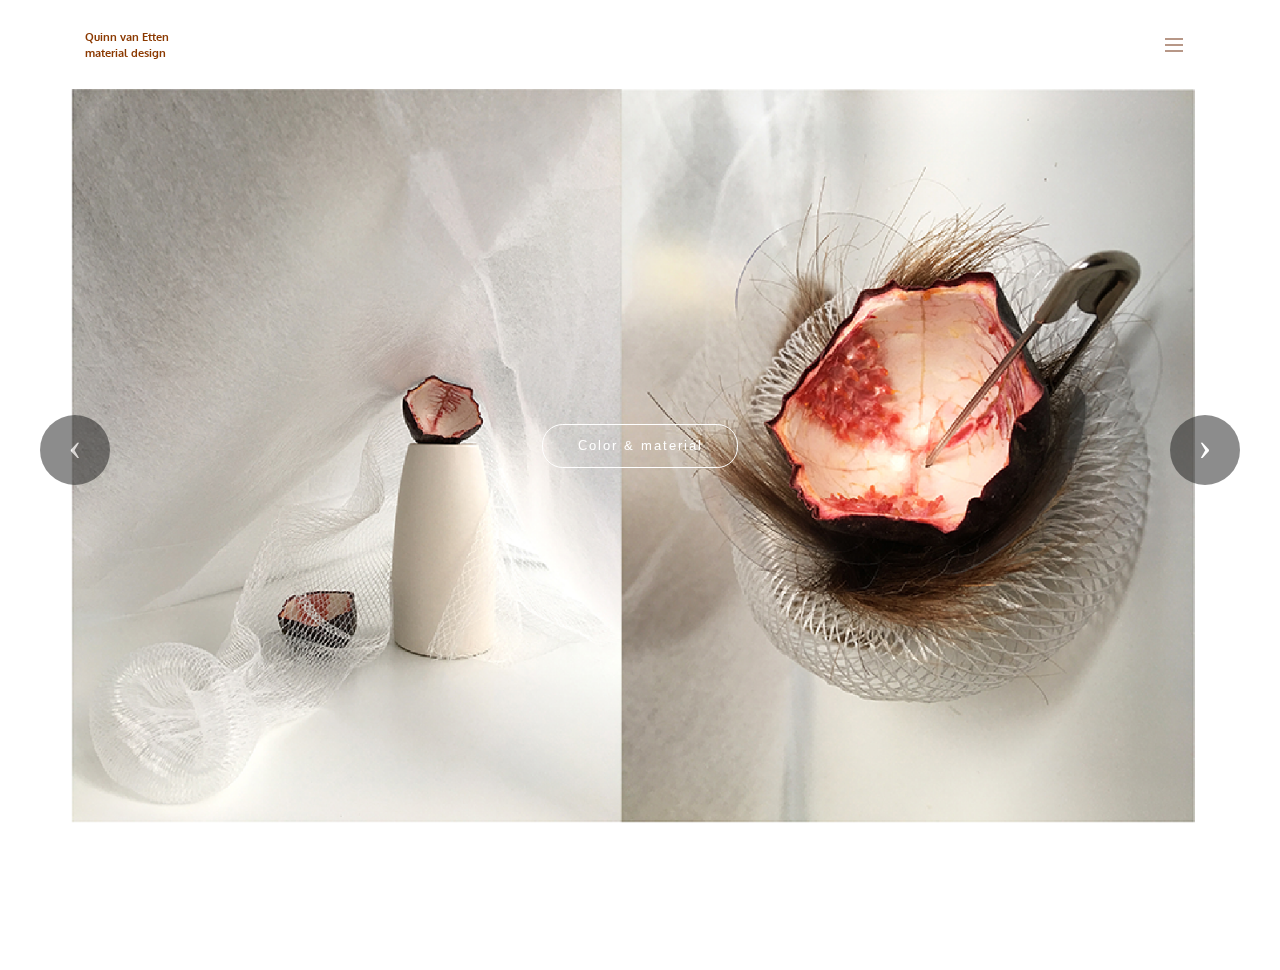
<file: index.html>
<!DOCTYPE html>
<html>
<head>
  <!-- Site made with Mobirise Website Builder v3.12.1, https://mobirise.com -->
  <meta charset="UTF-8">
  <meta http-equiv="X-UA-Compatible" content="IE=edge">
  <meta name="generator" content="Mobirise v3.12.1, mobirise.com">
  <meta name="viewport" content="width=device-width, initial-scale=1">
  <link rel="shortcut icon" href="assets/images/logo.png" type="image/x-icon">
  <meta name="description" content="">
  
  <link rel="stylesheet" href="https://fonts.googleapis.com/css?family=Lora:400,700,400italic,700italic&amp;subset=latin">
  <link rel="stylesheet" href="https://fonts.googleapis.com/css?family=Montserrat:400,700">
  <link rel="stylesheet" href="https://fonts.googleapis.com/css?family=Raleway:100,100i,200,200i,300,300i,400,400i,500,500i,600,600i,700,700i,800,800i,900,900i">
  <link rel="stylesheet" href="assets/bootstrap-material-design-font/css/material.css">
  <link rel="stylesheet" href="assets/tether/tether.min.css">
  <link rel="stylesheet" href="assets/bootstrap/css/bootstrap.min.css">
  <link rel="stylesheet" href="assets/dropdown/css/style.css">
  <link rel="stylesheet" href="assets/animate.css/animate.min.css">
  <link rel="stylesheet" href="assets/theme/css/style.css">
  <link rel="stylesheet" href="assets/mobirise/css/mbr-additional.css" type="text/css">
  
  
  
</head>
<body>
<section id="menu-4">

    <nav class="navbar navbar-dropdown bg-color transparent navbar-fixed-top">
        <div class="container">

            <div class="mbr-table">
                <div class="mbr-table-cell">

                    <div class="navbar-brand">
                        
                        <a class="navbar-caption text-info" href="index.html">Quinn van Etten<br>material design<br></a>
                    </div>

                </div>
                <div class="mbr-table-cell">

                    <button class="navbar-toggler pull-xs-right" type="button" data-toggle="collapse" data-target="#exCollapsingNavbar">
                        <div class="hamburger-icon"></div>
                    </button>

                    <ul class="nav-dropdown collapse pull-xs-right nav navbar-nav navbar-toggleable-xl" id="exCollapsingNavbar"><li class="nav-item"><a class="nav-link link" href="index.html">home</a></li><li class="nav-item"><a class="nav-link link" href="contact.html">contact</a></li><li class="nav-item dropdown"><a class="nav-link link dropdown-toggle" data-toggle="dropdown-submenu" href="https://mobirise.com/" aria-expanded="false">work</a><div class="dropdown-menu"><a class="dropdown-item" href="colourmaterials1.html">color &amp; material<br></a><a class="dropdown-item" href="yarns.html">yarns</a><a class="dropdown-item" href="landschap.html">the landscape of a woven fabric</a><a class="dropdown-item" href="embroidery.html">Embroidery and textile manipulation<br></a><a class="dropdown-item" href="newnature.html">new nature</a><a class="dropdown-item" href="bittersweet.html">Bittersweet</a></div></li></ul>
                    <button hidden="" class="navbar-toggler navbar-close" type="button" data-toggle="collapse" data-target="#exCollapsingNavbar">
                        <div class="close-icon"></div>
                    </button>

                </div>
            </div>

        </div>
    </nav>

</section>

<section class="engine"><a rel="external" href="https://mobirise.com">Mobirise Web Site Maker</a></section><section class="mbr-slider mbr-section mbr-section__container carousel slide mbr-section-nopadding mbr-after-navbar" data-ride="carousel" data-keyboard="false" data-wrap="true" data-pause="false" data-interval="5000" id="slider3-a">
    <div>
        <div>
            <div>
                
                <div class="carousel-inner" role="listbox">
                    <div class="mbr-section mbr-section-hero carousel-item dark center mbr-section-full active" data-bg-video-slide="false" style="background-image: url(assets/images/stillevenslide1-2000x1124.png);">
                        <div class="mbr-table-cell">
                            
                            <div class="container-slide container">
                                
                                <div class="row">
                                    <div class="col-md-8 col-md-offset-2 text-xs-center">
                                        
                                        

                                        <div class="mbr-section-btn"> <a class="btn btn-lg btn-white btn-white-outline" href="colourmaterials1.html">Color &amp; material</a></div>
                                    </div>
                                </div>
                            </div>
                        </div>
                    </div><div class="mbr-section mbr-section-hero carousel-item dark center mbr-section-full" data-bg-video-slide="false" style="background-image: url(assets/images/stillevenslide3-2000x1124.png);">
                        <div class="mbr-table-cell">
                            
                            <div class="container-slide container">
                                
                                <div class="row">
                                    <div class="col-md-8 col-md-offset-2 text-xs-center">
                                        
                                        

                                        <div class="mbr-section-btn"> <a class="btn btn-lg btn-white-outline btn-white" href="yarns.html">Yarns</a></div>
                                    </div>
                                </div>
                            </div>
                        </div>
                    </div><div class="mbr-section mbr-section-hero carousel-item dark center mbr-section-full" data-bg-video-slide="false" style="background-image: url(assets/images/stofslide9-2000x1124.png);">
                        <div class="mbr-table-cell">
                            
                            <div class="container-slide container">
                                
                                <div class="row">
                                    <div class="col-md-8 col-md-offset-2 text-xs-center">
                                        
                                        

                                        <div class="mbr-section-btn"> <a class="btn btn-lg btn-white btn-white-outline" href="bittersweet.html">Bittersweet</a></div>
                                    </div>
                                </div>
                            </div>
                        </div>
                    </div><div class="mbr-section mbr-section-hero carousel-item dark center mbr-section-full" data-bg-video-slide="false" style="background-image: url(assets/images/stilleven4-2000x1124.png);">
                        <div class="mbr-table-cell">
                            
                            <div class="container-slide container">
                                
                                <div class="row">
                                    <div class="col-md-8 col-md-offset-2 text-xs-center">
                                        
                                        

                                        <div class="mbr-section-btn"> <a class="btn btn-lg btn-white btn-white-outline" href="embroidery.html">Embroidery and textile manipulation</a></div>
                                    </div>
                                </div>
                            </div>
                        </div>
                    </div><div class="mbr-section mbr-section-hero carousel-item dark center mbr-section-full" data-bg-video-slide="false" style="background-image: url(assets/images/stillevenslide11-1-2000x1124.png);">
                        <div class="mbr-table-cell">
                            
                            <div class="container-slide container">
                                
                                <div class="row">
                                    <div class="col-md-8 col-md-offset-2 text-xs-center">
                                        
                                        

                                        <div class="mbr-section-btn"> <a class="btn btn-lg btn-primary-outline btn-primary" href="landschap.html">The woven landscape<br></a></div>
                                    </div>
                                </div>
                            </div>
                        </div>
                    </div>
                </div>

                <a data-app-prevent-settings="" class="left carousel-control" role="button" data-slide="prev" href="#slider3-a">
                    <span class="icon-prev" aria-hidden="true"></span>
                    <span class="sr-only">Previous</span>
                </a>
                <a data-app-prevent-settings="" class="right carousel-control" role="button" data-slide="next" href="#slider3-a">
                    <span class="icon-next" aria-hidden="true"></span>
                    <span class="sr-only">Next</span>
                </a>
            </div>
        </div>
    </div>
</section>

<section class="mbr-section mbr-section__container article" id="header3-y" style="background-color: rgb(255, 255, 255); padding-top: 20px; padding-bottom: 20px;">
    <div class="container">
        <div class="row">
            <div class="col-xs-12">
                <h3 class="mbr-section-title display-2"></h3>
                <small class="mbr-section-subtitle">Site by Quinn van Etten, copyright 2017</small>
            </div>
        </div>
    </div>
</section>


  <script src="assets/web/assets/jquery/jquery.min.js"></script>
  <script src="assets/tether/tether.min.js"></script>
  <script src="assets/bootstrap/js/bootstrap.min.js"></script>
  <script src="assets/smooth-scroll/smooth-scroll.js"></script>
  <script src="assets/dropdown/js/script.min.js"></script>
  <script src="assets/touch-swipe/jquery.touch-swipe.min.js"></script>
  <script src="assets/viewport-checker/jquery.viewportchecker.js"></script>
  <script src="assets/bootstrap-carousel-swipe/bootstrap-carousel-swipe.js"></script>
  <script src="assets/theme/js/script.js"></script>
  
  
  <input name="animation" type="hidden">
   <div id="scrollToTop" class="scrollToTop mbr-arrow-up"><a style="text-align: center;"><i class="mbr-arrow-up-icon"></i></a></div>
  </body>
</html>
</file>
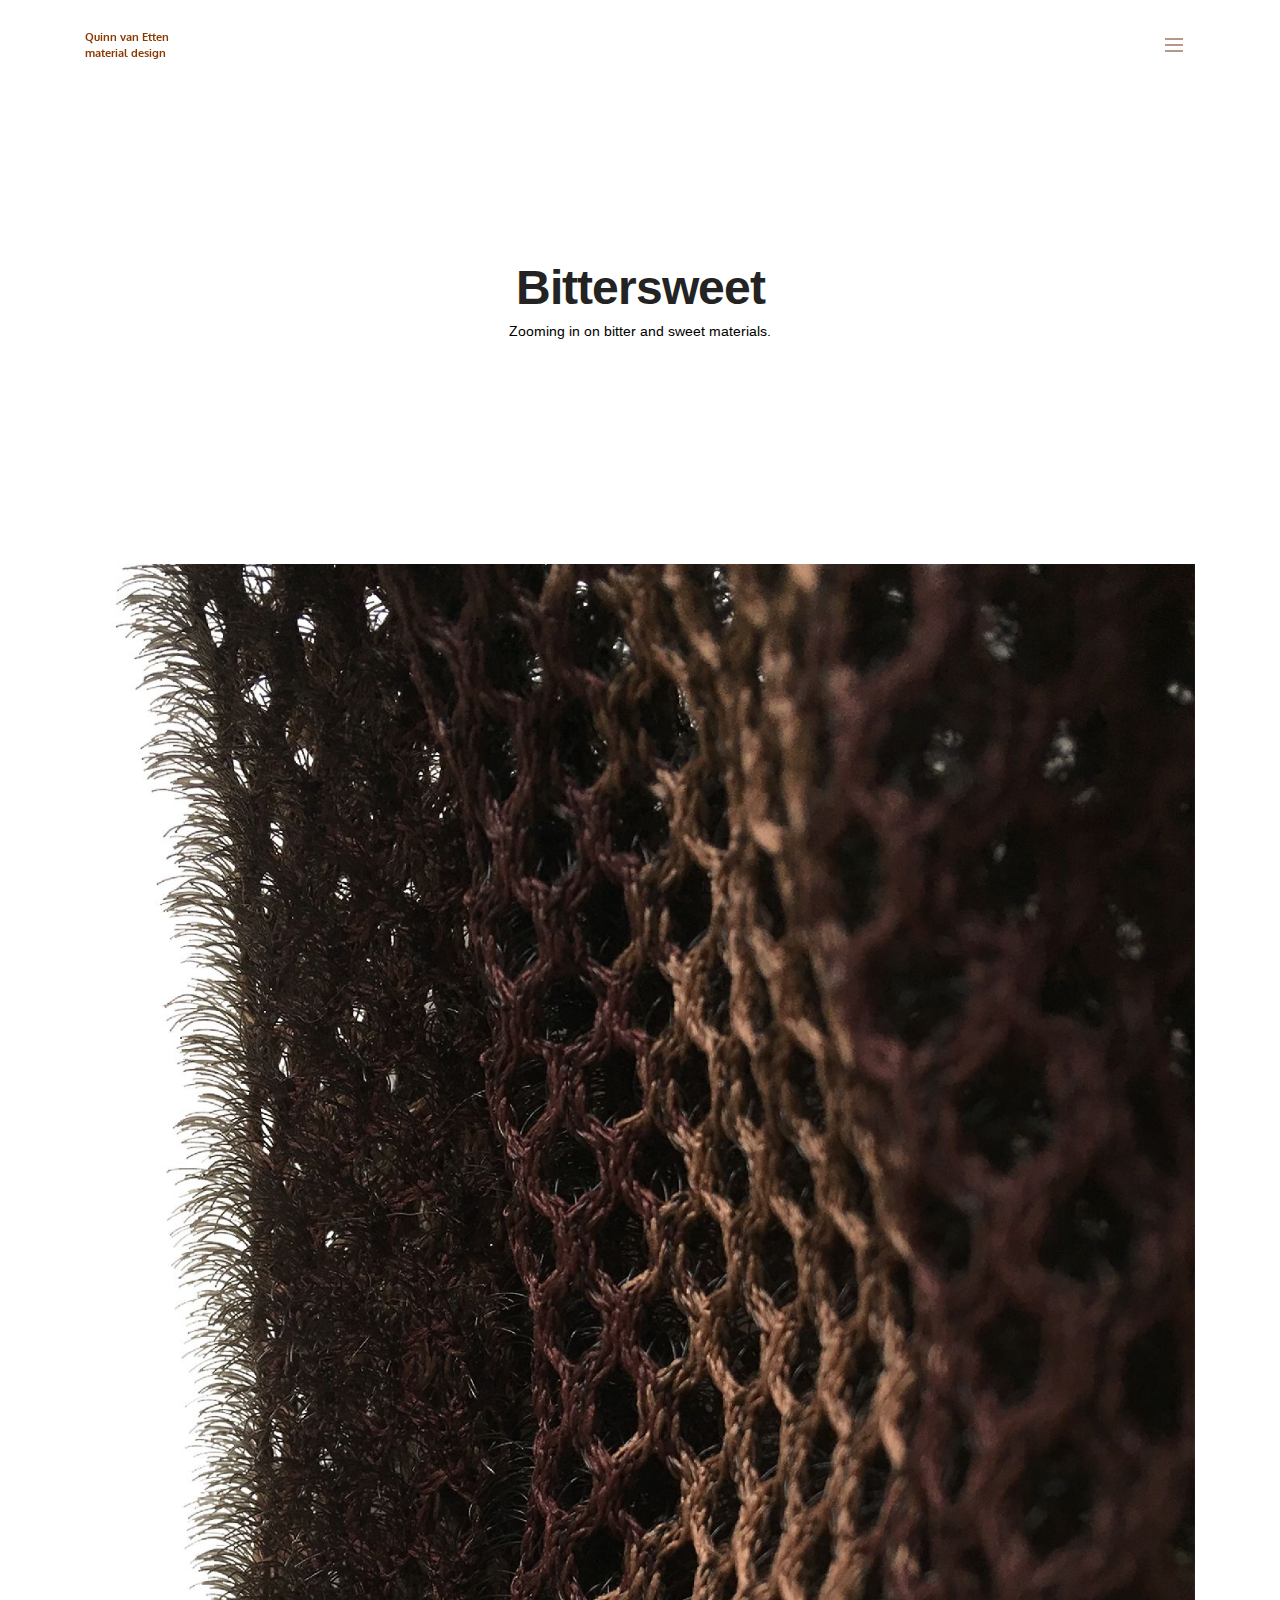
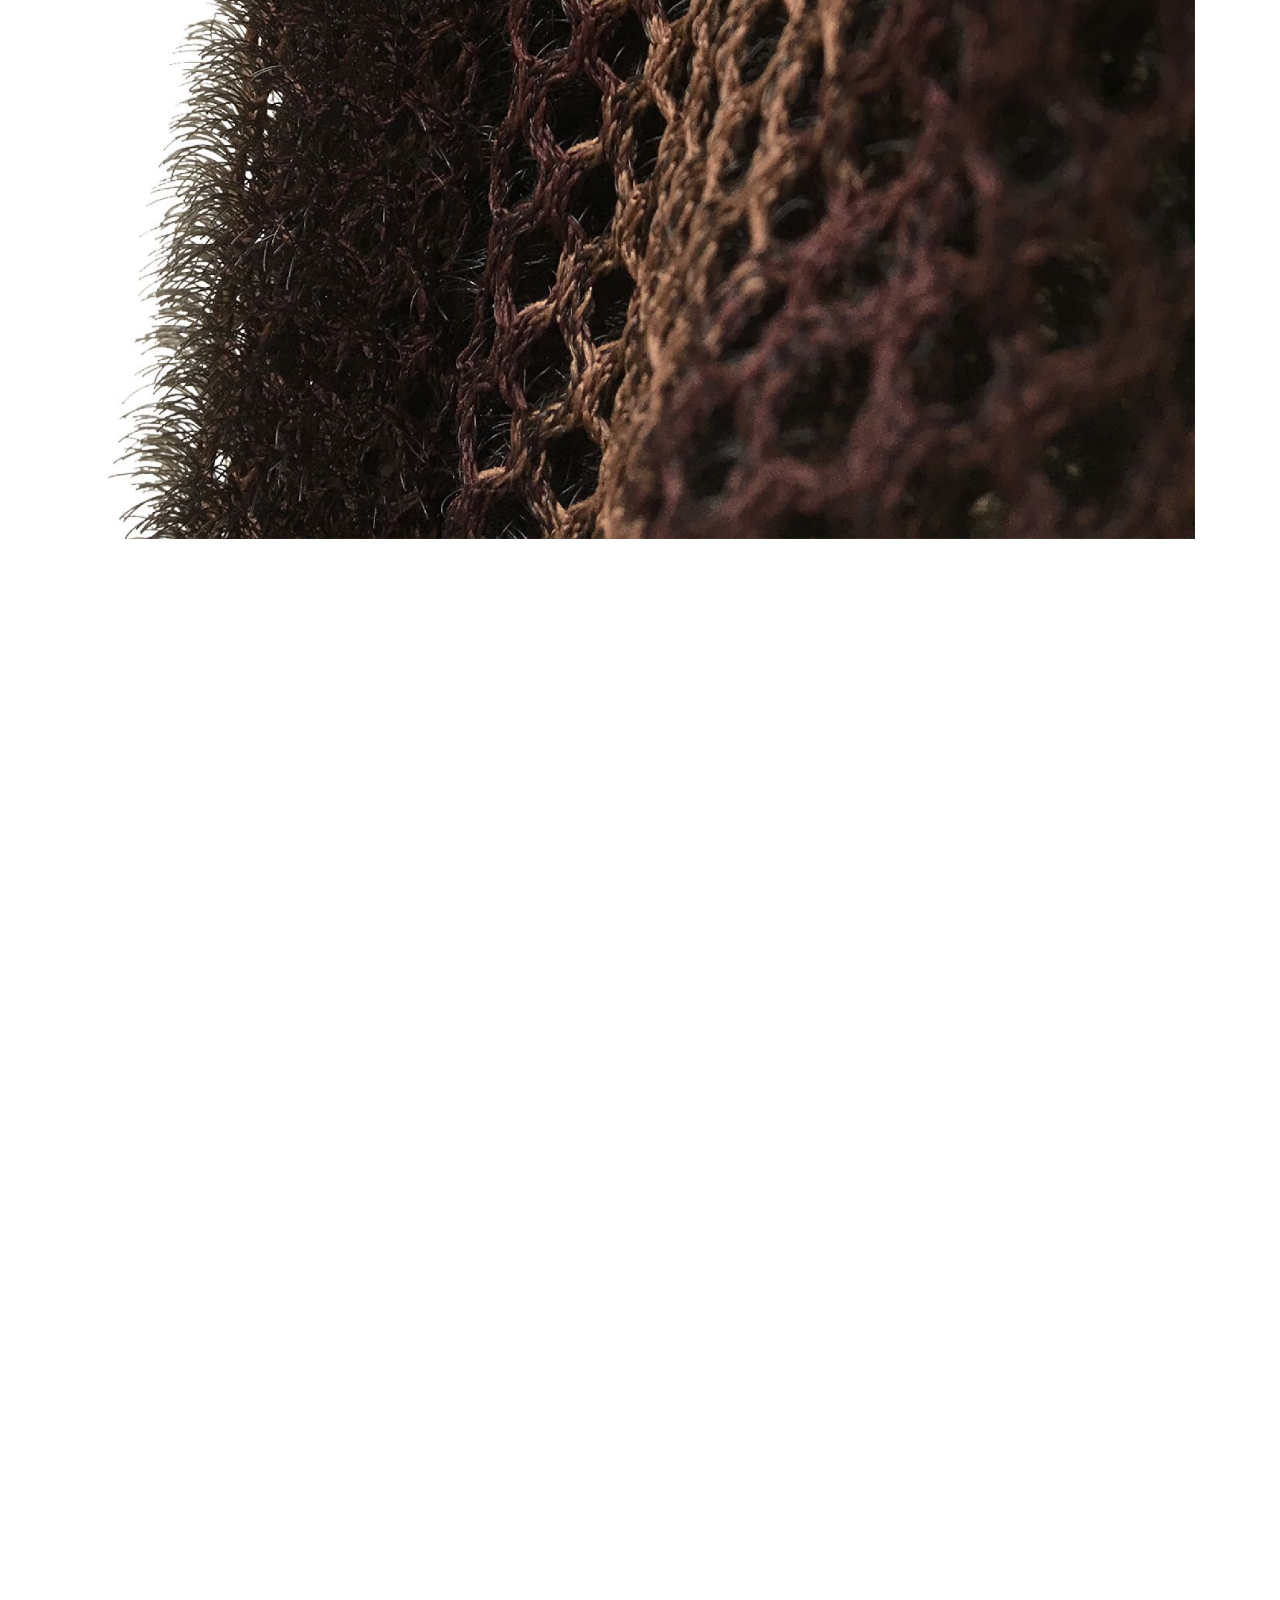
<file: bittersweet.html>
<!DOCTYPE html>
<html>
<head>
  <!-- Site made with Mobirise Website Builder v3.12.1, https://mobirise.com -->
  <meta charset="UTF-8">
  <meta http-equiv="X-UA-Compatible" content="IE=edge">
  <meta name="generator" content="Mobirise v3.12.1, mobirise.com">
  <meta name="viewport" content="width=device-width, initial-scale=1">
  <link rel="shortcut icon" href="assets/images/logo.png" type="image/x-icon">
  <meta name="description" content="Web Creator Description">
  <title>Web Creator Title</title>
  <link rel="stylesheet" href="https://fonts.googleapis.com/css?family=Lora:400,700,400italic,700italic&amp;subset=latin">
  <link rel="stylesheet" href="https://fonts.googleapis.com/css?family=Montserrat:400,700">
  <link rel="stylesheet" href="https://fonts.googleapis.com/css?family=Raleway:100,100i,200,200i,300,300i,400,400i,500,500i,600,600i,700,700i,800,800i,900,900i">
  <link rel="stylesheet" href="assets/bootstrap-material-design-font/css/material.css">
  <link rel="stylesheet" href="assets/tether/tether.min.css">
  <link rel="stylesheet" href="assets/bootstrap/css/bootstrap.min.css">
  <link rel="stylesheet" href="assets/animate.css/animate.min.css">
  <link rel="stylesheet" href="assets/dropdown/css/style.css">
  <link rel="stylesheet" href="assets/theme/css/style.css">
  <link rel="stylesheet" href="assets/mobirise/css/mbr-additional.css" type="text/css">
  
  
  
</head>
<body>
<section id="menu-1l">

    <nav class="navbar navbar-dropdown bg-color transparent navbar-fixed-top">
        <div class="container">

            <div class="mbr-table">
                <div class="mbr-table-cell">

                    <div class="navbar-brand">
                        
                        <a class="navbar-caption text-info" href="index.html">Quinn van Etten<br>material design<br></a>
                    </div>

                </div>
                <div class="mbr-table-cell">

                    <button class="navbar-toggler pull-xs-right" type="button" data-toggle="collapse" data-target="#exCollapsingNavbar">
                        <div class="hamburger-icon"></div>
                    </button>

                    <ul class="nav-dropdown collapse pull-xs-right nav navbar-nav navbar-toggleable-xl" id="exCollapsingNavbar"><li class="nav-item"><a class="nav-link link" href="index.html">home</a></li><li class="nav-item"><a class="nav-link link" href="contact.html">contact</a></li><li class="nav-item dropdown"><a class="nav-link link dropdown-toggle" data-toggle="dropdown-submenu" href="https://mobirise.com/" aria-expanded="false">work</a><div class="dropdown-menu"><a class="dropdown-item" href="colourmaterials1.html">color &amp; material<br></a><a class="dropdown-item" href="yarns.html">yarns</a><a class="dropdown-item" href="landschap.html">the landscape of a woven fabric</a><a class="dropdown-item" href="embroidery.html">Embroidery and textile manipulation<br></a><a class="dropdown-item" href="newnature.html">new nature</a><a class="dropdown-item" href="bittersweet.html">Bittersweet</a></div></li></ul>
                    <button hidden="" class="navbar-toggler navbar-close" type="button" data-toggle="collapse" data-target="#exCollapsingNavbar">
                        <div class="close-icon"></div>
                    </button>

                </div>
            </div>

        </div>
    </nav>

</section>

<section class="engine"><a rel="external" href="https://mobirise.com">Mobirise Website Builder</a></section><section class="mbr-section mbr-section__container article mbr-after-navbar" id="header3-1n" style="background-color: rgb(255, 255, 255); padding-top: 100px; padding-bottom: 140px;">
    <div class="container">
        <div class="row">
            <div class="col-xs-12">
                <h3 class="mbr-section-title display-2"></h3>
                
            </div>
        </div>
    </div>
</section>

<section class="mbr-section mbr-section__container article" id="header3-1m" style="background-color: rgb(255, 255, 255); padding-top: 20px; padding-bottom: 140px;">
    <div class="container">
        <div class="row">
            <div class="col-xs-12">
                <h3 class="mbr-section-title display-2">Bittersweet</h3>
                <small class="mbr-section-subtitle">Zooming in on bitter and sweet materials.</small>
            </div>
        </div>
    </div>
</section>

<section class="mbr-section mbr-section__container" id="image2-1o" style="background-color: rgb(255, 255, 255); padding-top: 80px; padding-bottom: 0px;">
    <div class="container">
        <div class="row">
            <div class="col-xs-12">
                <figure class="mbr-figure">
                    <div><img src="assets/images/inzoom2-1400x1987.jpg"></div>

                    

                </figure>
            </div>
        </div>
    </div>
</section>

<section class="mbr-section mbr-section__container" id="image2-1p" style="background-color: rgb(255, 255, 255); padding-top: 80px; padding-bottom: 40px;">
    <div class="container">
        <div class="row">
            <div class="col-xs-12">
                <figure class="mbr-figure">
                    <div><img src="assets/images/inzoomstof-1400x1987.jpg"></div>

                    

                </figure>
            </div>
        </div>
    </div>
</section>

<section class="mbr-section mbr-section__container" id="image2-1q" style="background-color: rgb(255, 255, 255); padding-top: 60px; padding-bottom: 60px;">
    <div class="container">
        <div class="row">
            <div class="col-xs-12">
                <figure class="mbr-figure">
                    <div><img src="assets/images/inzoom3-1400x1987.jpg"></div>

                    

                </figure>
            </div>
        </div>
    </div>
</section>

<section class="mbr-section mbr-section__container" id="image2-1r" style="background-color: rgb(255, 255, 255); padding-top: 60px; padding-bottom: 40px;">
    <div class="container">
        <div class="row">
            <div class="col-xs-12">
                <figure class="mbr-figure">
                    <div><img src="assets/images/inzoom4-1400x1987.jpg"></div>

                    

                </figure>
            </div>
        </div>
    </div>
</section>

<section class="mbr-section article mbr-section__container" id="content1-1t" style="background-color: rgb(255, 255, 255); padding-top: 20px; padding-bottom: 40px;">

    <div class="container">
        <div class="row">
            <div class="col-xs-12 lead"><p>Photo's and materials made by Quinn van Etten. cc 2017</p></div>
        </div>
    </div>

</section>


  <script src="assets/web/assets/jquery/jquery.min.js"></script>
  <script src="assets/tether/tether.min.js"></script>
  <script src="assets/bootstrap/js/bootstrap.min.js"></script>
  <script src="assets/smooth-scroll/smooth-scroll.js"></script>
  <script src="assets/viewport-checker/jquery.viewportchecker.js"></script>
  <script src="assets/dropdown/js/script.min.js"></script>
  <script src="assets/touch-swipe/jquery.touch-swipe.min.js"></script>
  <script src="assets/theme/js/script.js"></script>
  
  
  <input name="animation" type="hidden">
   <div id="scrollToTop" class="scrollToTop mbr-arrow-up"><a style="text-align: center;"><i class="mbr-arrow-up-icon"></i></a></div>
  </body>
</html>
</file>
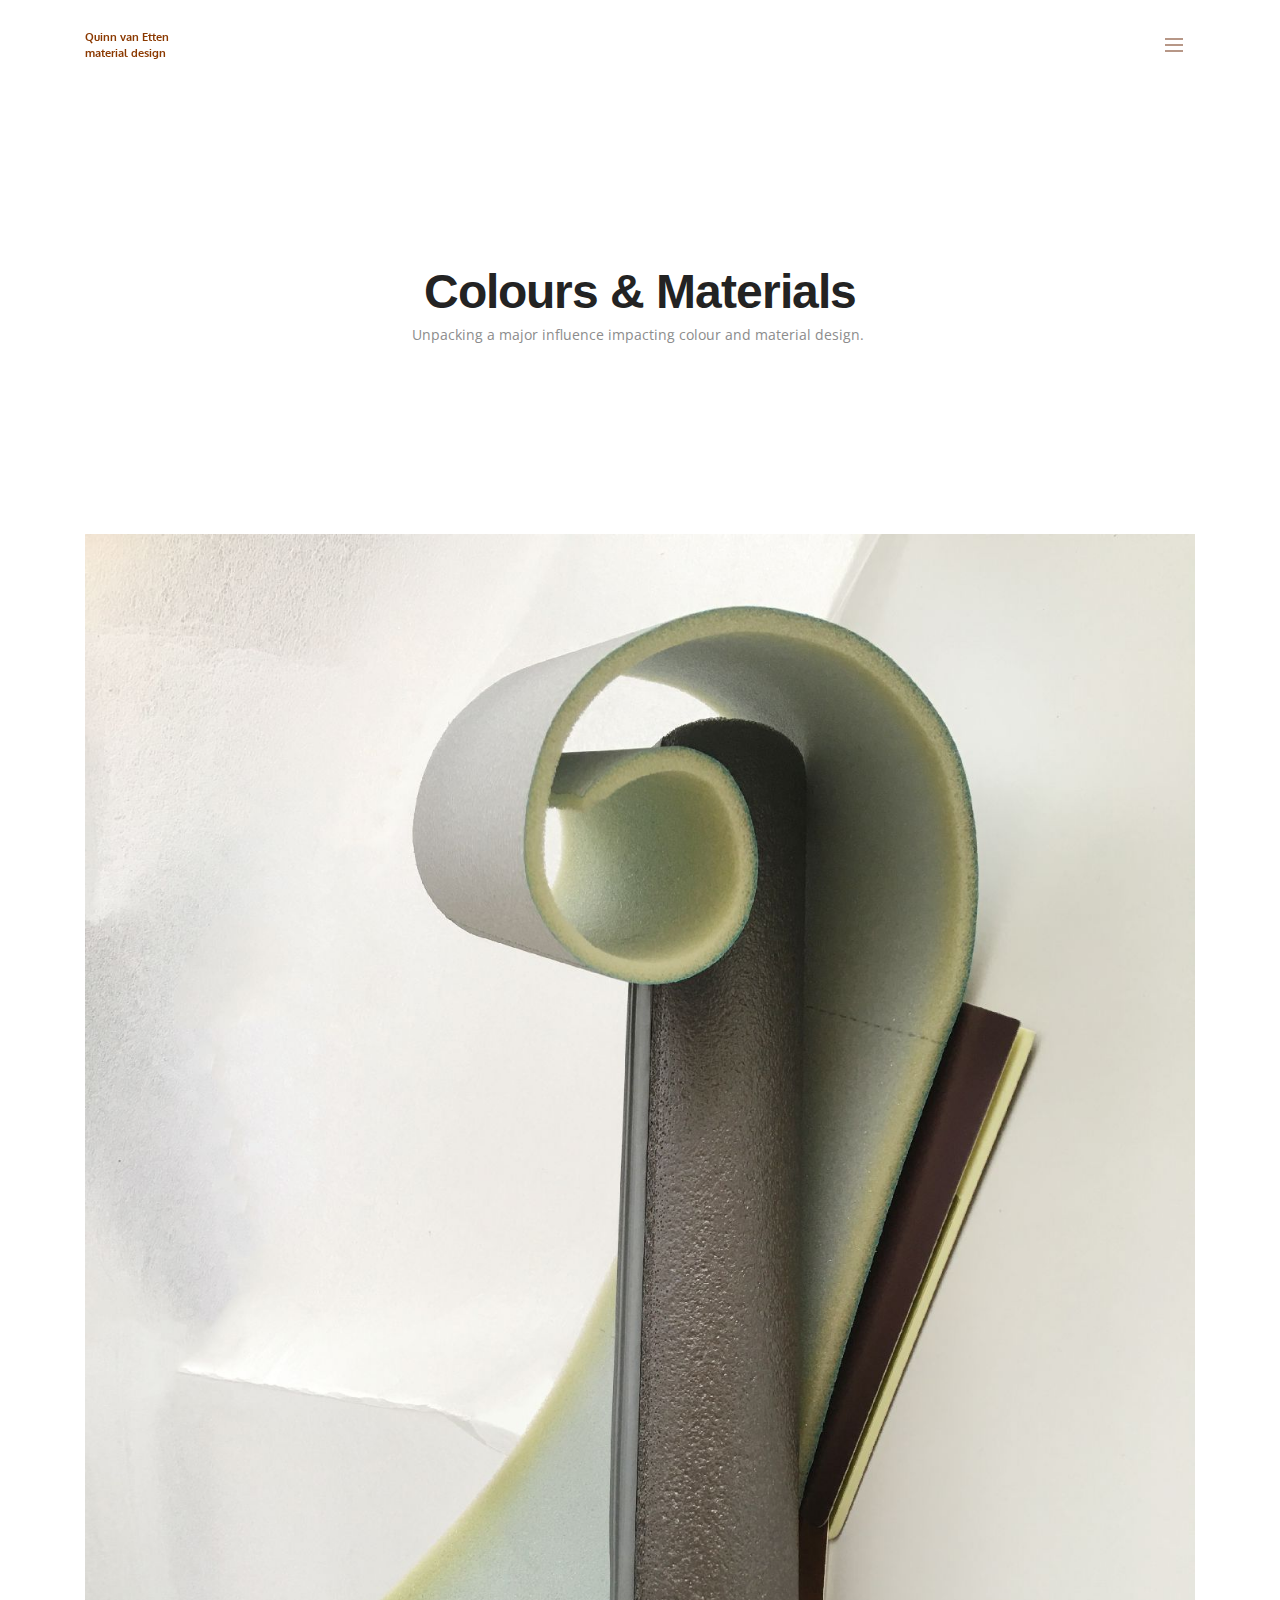
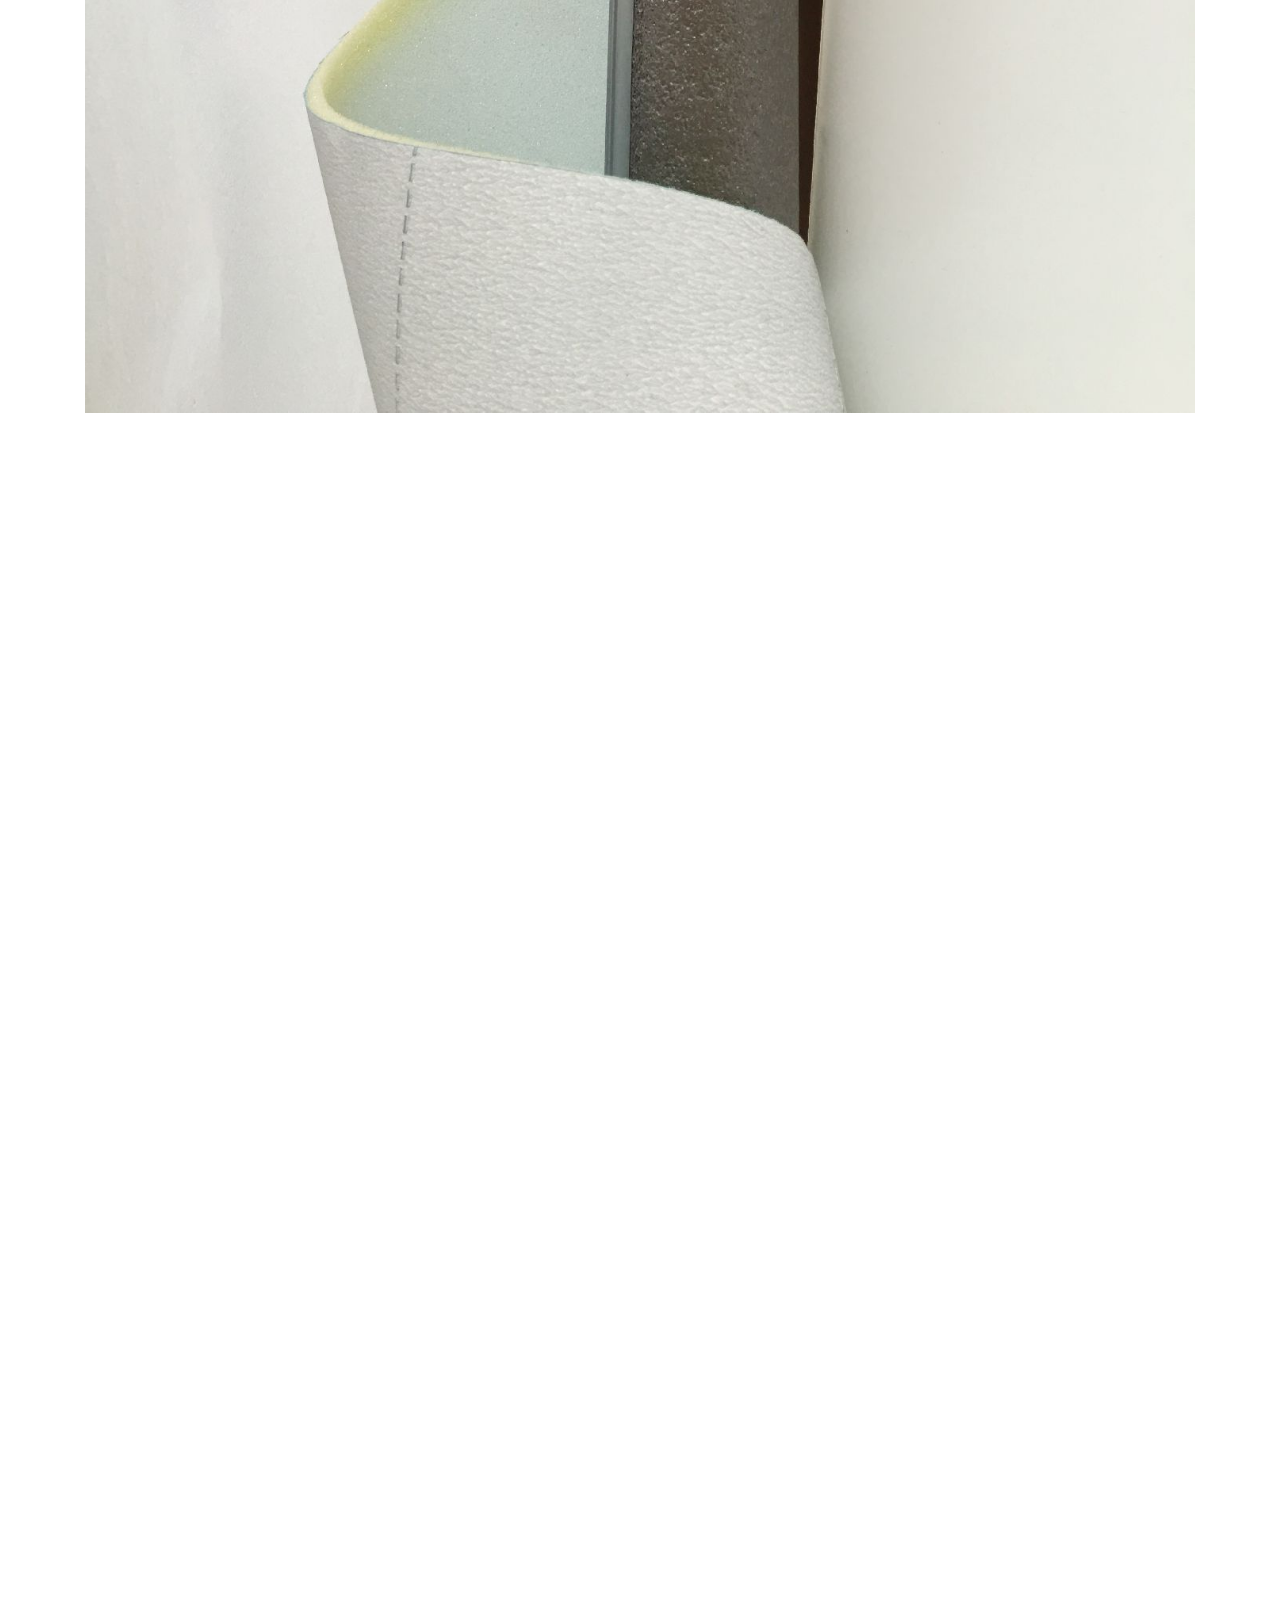
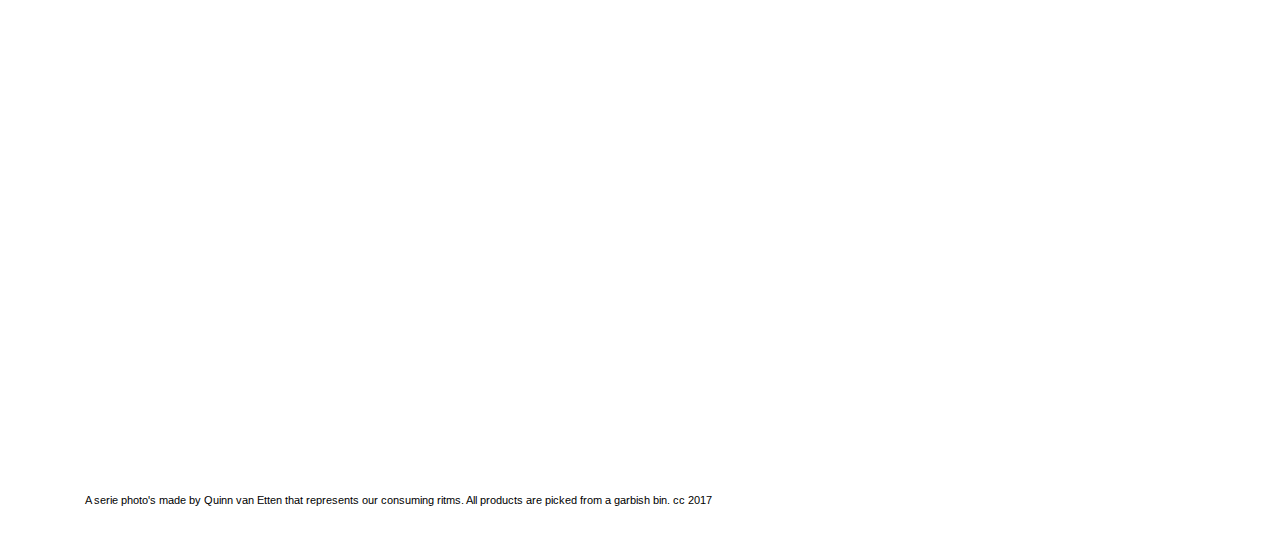
<file: colourmaterials1.html>
<!DOCTYPE html>
<html>
<head>
  <!-- Site made with Mobirise Website Builder v3.12.1, https://mobirise.com -->
  <meta charset="UTF-8">
  <meta http-equiv="X-UA-Compatible" content="IE=edge">
  <meta name="generator" content="Mobirise v3.12.1, mobirise.com">
  <meta name="viewport" content="width=device-width, initial-scale=1">
  <link rel="shortcut icon" href="assets/images/logo.png" type="image/x-icon">
  <meta name="description" content="Web Page Creator Description">
  <title>Web Page Creator Title</title>
  <link rel="stylesheet" href="https://fonts.googleapis.com/css?family=Lora:400,700,400italic,700italic&amp;subset=latin">
  <link rel="stylesheet" href="https://fonts.googleapis.com/css?family=Montserrat:400,700">
  <link rel="stylesheet" href="https://fonts.googleapis.com/css?family=Raleway:100,100i,200,200i,300,300i,400,400i,500,500i,600,600i,700,700i,800,800i,900,900i">
  <link rel="stylesheet" href="assets/bootstrap-material-design-font/css/material.css">
  <link rel="stylesheet" href="assets/tether/tether.min.css">
  <link rel="stylesheet" href="assets/bootstrap/css/bootstrap.min.css">
  <link rel="stylesheet" href="assets/animate.css/animate.min.css">
  <link rel="stylesheet" href="assets/dropdown/css/style.css">
  <link rel="stylesheet" href="assets/theme/css/style.css">
  <link rel="stylesheet" href="assets/mobirise/css/mbr-additional.css" type="text/css">
  
  
  
</head>
<body>
<section id="menu-4">

    <nav class="navbar navbar-dropdown bg-color transparent navbar-fixed-top">
        <div class="container">

            <div class="mbr-table">
                <div class="mbr-table-cell">

                    <div class="navbar-brand">
                        
                        <a class="navbar-caption text-info" href="index.html">Quinn van Etten<br>material design<br></a>
                    </div>

                </div>
                <div class="mbr-table-cell">

                    <button class="navbar-toggler pull-xs-right" type="button" data-toggle="collapse" data-target="#exCollapsingNavbar">
                        <div class="hamburger-icon"></div>
                    </button>

                    <ul class="nav-dropdown collapse pull-xs-right nav navbar-nav navbar-toggleable-xl" id="exCollapsingNavbar"><li class="nav-item"><a class="nav-link link" href="index.html">home</a></li><li class="nav-item"><a class="nav-link link" href="contact.html">contact</a></li><li class="nav-item dropdown"><a class="nav-link link dropdown-toggle" data-toggle="dropdown-submenu" href="https://mobirise.com/" aria-expanded="false">work</a><div class="dropdown-menu"><a class="dropdown-item" href="colourmaterials1.html">color &amp; material<br></a><a class="dropdown-item" href="yarns.html">yarns</a><a class="dropdown-item" href="landschap.html">the landscape of a woven fabric</a><a class="dropdown-item" href="embroidery.html">Embroidery and textile manipulation<br></a><a class="dropdown-item" href="newnature.html">new nature</a><a class="dropdown-item" href="bittersweet.html">Bittersweet</a></div></li></ul>
                    <button hidden="" class="navbar-toggler navbar-close" type="button" data-toggle="collapse" data-target="#exCollapsingNavbar">
                        <div class="close-icon"></div>
                    </button>

                </div>
            </div>

        </div>
    </nav>

</section>

<section class="engine"><a rel="external" href="https://mobirise.com">https://mobirise.com/</a></section><section class="mbr-section article mbr-section__container mbr-after-navbar" id="content2-g" style="background-color: rgb(255, 255, 255); padding-top: 140px; padding-bottom: 20px;">

    <div class="container">
        <div class="row">
            <div class="col-xs-12 lead"><p><br></p><p><br></p><p><font face="Open Sans, sans-serif"><span style="line-height: 26px;"><br></span></font></p></div>
        </div>
    </div>

</section>

<section class="mbr-section mbr-section__container article" id="header3-l" style="background-color: rgb(255, 255, 255); padding-top: 40px; padding-bottom: 120px;">
    <div class="container">
        <div class="row">
            <div class="col-xs-12">
                <h3 class="mbr-section-title display-2">Colours &amp; Materials</h3>
                <small class="mbr-section-subtitle">Unpacking a major influence impacting colour and material design.&nbsp;<br><br></small>
            </div>
        </div>
    </div>
</section>

<section class="mbr-section mbr-section__container" id="image2-h" style="background-color: rgb(255, 255, 255); padding-top: 40px; padding-bottom: 60px;">
    <div class="container">
        <div class="row">
            <div class="col-xs-12">
                <figure class="mbr-figure">
                    <div><img src="assets/images/bloem-3-1400x1866.jpg"></div>

                    

                </figure>
            </div>
        </div>
    </div>
</section>

<section class="mbr-section mbr-section__container" id="image2-i" style="background-color: rgb(255, 255, 255); padding-top: 60px; padding-bottom: 60px;">
    <div class="container">
        <div class="row">
            <div class="col-xs-12">
                <figure class="mbr-figure">
                    <div><img src="assets/images/1-bloem-1400x1866.jpg"></div>

                    

                </figure>
            </div>
        </div>
    </div>
</section>

<section class="mbr-section mbr-section__container" id="image2-j" style="background-color: rgb(255, 255, 255); padding-top: 60px; padding-bottom: 60px;">
    <div class="container">
        <div class="row">
            <div class="col-xs-12">
                <figure class="mbr-figure">
                    <div><img src="assets/images/2-bloem-1400x1866.jpg"></div>

                    

                </figure>
            </div>
        </div>
    </div>
</section>

<section class="mbr-section mbr-section__container" id="image2-k" style="background-color: rgb(255, 255, 255); padding-top: 60px; padding-bottom: 60px;">
    <div class="container">
        <div class="row">
            <div class="col-xs-12">
                <figure class="mbr-figure">
                    <div><img src="assets/images/bloem-1-1400x1866.jpg"></div>

                    

                </figure>
            </div>
        </div>
    </div>
</section>

<section class="mbr-section article mbr-section__container" id="content1-m" style="background-color: rgb(255, 255, 255); padding-top: 20px; padding-bottom: 40px;">

    <div class="container">
        <div class="row">
            <div class="col-xs-12 lead">A serie photo's made by Quinn van Etten that represents our consuming ritms. All products are picked from a garbish bin. cc 2017</div>
        </div>
    </div>

</section>


  <script src="assets/web/assets/jquery/jquery.min.js"></script>
  <script src="assets/tether/tether.min.js"></script>
  <script src="assets/bootstrap/js/bootstrap.min.js"></script>
  <script src="assets/smooth-scroll/smooth-scroll.js"></script>
  <script src="assets/viewport-checker/jquery.viewportchecker.js"></script>
  <script src="assets/dropdown/js/script.min.js"></script>
  <script src="assets/touch-swipe/jquery.touch-swipe.min.js"></script>
  <script src="assets/theme/js/script.js"></script>
  
  
  <input name="animation" type="hidden">
   <div id="scrollToTop" class="scrollToTop mbr-arrow-up"><a style="text-align: center;"><i class="mbr-arrow-up-icon"></i></a></div>
  </body>
</html>
</file>
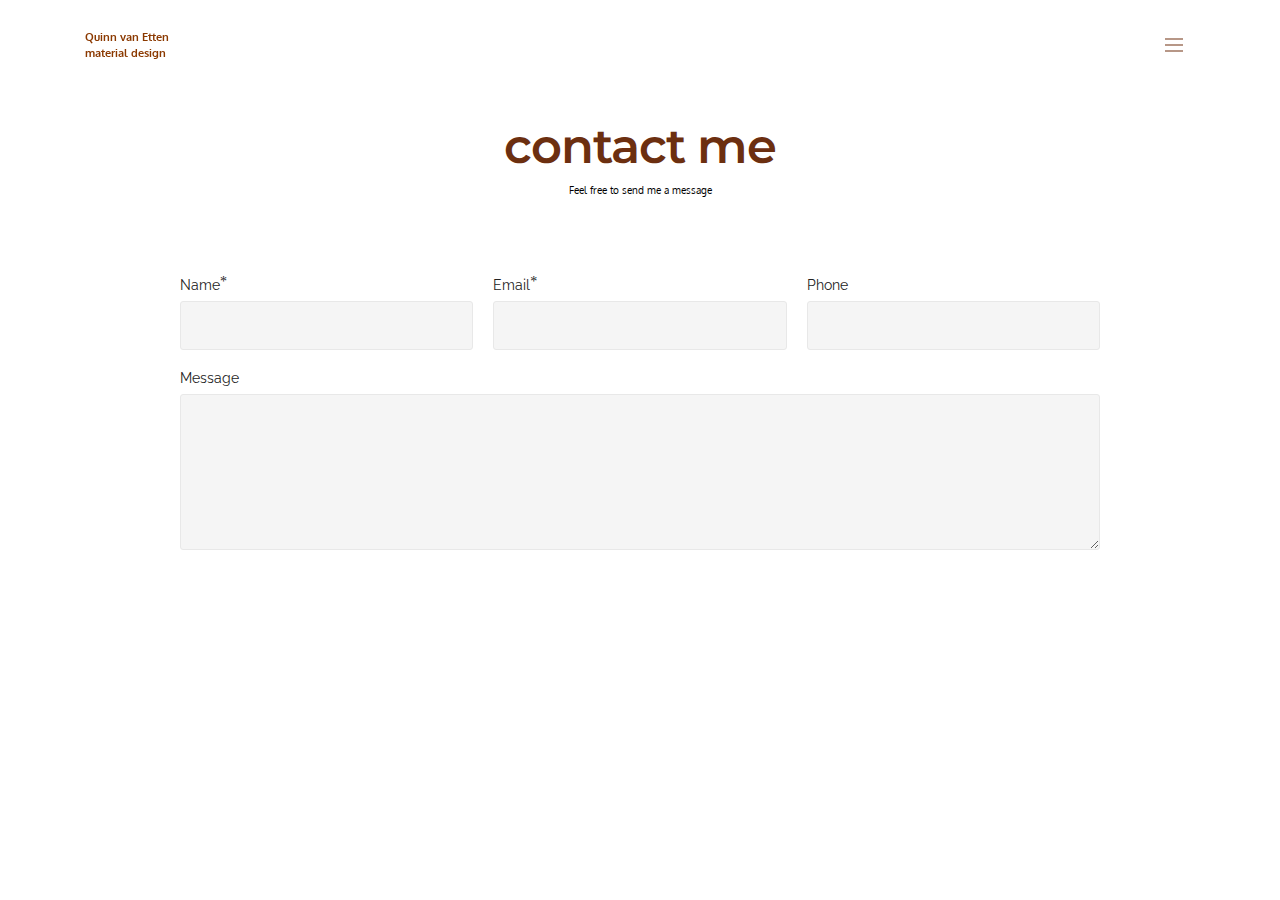
<file: contact.html>
<!DOCTYPE html>
<html>
<head>
  <!-- Site made with Mobirise Website Builder v3.12.1, https://mobirise.com -->
  <meta charset="UTF-8">
  <meta http-equiv="X-UA-Compatible" content="IE=edge">
  <meta name="generator" content="Mobirise v3.12.1, mobirise.com">
  <meta name="viewport" content="width=device-width, initial-scale=1">
  <link rel="shortcut icon" href="assets/images/logo.png" type="image/x-icon">
  <meta name="description" content="Website Generator Description">
  <title>Website Generator Title</title>
  <link rel="stylesheet" href="https://fonts.googleapis.com/css?family=Lora:400,700,400italic,700italic&amp;subset=latin">
  <link rel="stylesheet" href="https://fonts.googleapis.com/css?family=Montserrat:400,700">
  <link rel="stylesheet" href="https://fonts.googleapis.com/css?family=Raleway:100,100i,200,200i,300,300i,400,400i,500,500i,600,600i,700,700i,800,800i,900,900i">
  <link rel="stylesheet" href="assets/bootstrap-material-design-font/css/material.css">
  <link rel="stylesheet" href="assets/tether/tether.min.css">
  <link rel="stylesheet" href="assets/bootstrap/css/bootstrap.min.css">
  <link rel="stylesheet" href="assets/dropdown/css/style.css">
  <link rel="stylesheet" href="assets/animate.css/animate.min.css">
  <link rel="stylesheet" href="assets/theme/css/style.css">
  <link rel="stylesheet" href="assets/mobirise/css/mbr-additional.css" type="text/css">
  
  
  
</head>
<body>
<section id="menu-x">

    <nav class="navbar navbar-dropdown bg-color transparent navbar-fixed-top">
        <div class="container">

            <div class="mbr-table">
                <div class="mbr-table-cell">

                    <div class="navbar-brand">
                        
                        <a class="navbar-caption text-info" href="index.html">Quinn van Etten<br>material design<br></a>
                    </div>

                </div>
                <div class="mbr-table-cell">

                    <button class="navbar-toggler pull-xs-right" type="button" data-toggle="collapse" data-target="#exCollapsingNavbar">
                        <div class="hamburger-icon"></div>
                    </button>

                    <ul class="nav-dropdown collapse pull-xs-right nav navbar-nav navbar-toggleable-xl" id="exCollapsingNavbar"><li class="nav-item"><a class="nav-link link" href="index.html">home</a></li><li class="nav-item"><a class="nav-link link" href="contact.html">contact</a></li><li class="nav-item dropdown"><a class="nav-link link dropdown-toggle" data-toggle="dropdown-submenu" href="https://mobirise.com/" aria-expanded="false">work</a><div class="dropdown-menu"><a class="dropdown-item" href="colourmaterials1.html">color &amp; material<br></a><a class="dropdown-item" href="yarns.html">yarns</a><a class="dropdown-item" href="landschap.html">the landscape of a woven fabric</a><a class="dropdown-item" href="embroidery.html">Embroidery and textile manipulation<br></a><a class="dropdown-item" href="newnature.html">new nature</a><a class="dropdown-item" href="bittersweet.html">Bittersweet</a></div></li></ul>
                    <button hidden="" class="navbar-toggler navbar-close" type="button" data-toggle="collapse" data-target="#exCollapsingNavbar">
                        <div class="close-icon"></div>
                    </button>

                </div>
            </div>

        </div>
    </nav>

</section>

<section class="engine"><a rel="external" href="https://mobirise.com">mobirise.com</a></section><section class="mbr-section mbr-after-navbar" id="form1-10" style="background-color: rgb(255, 255, 255); padding-top: 120px; padding-bottom: 120px;">
    
    <div class="mbr-section mbr-section__container mbr-section__container--middle">
        <div class="container">
            <div class="row">
                <div class="col-xs-12 text-xs-center">
                    <h3 class="mbr-section-title display-2">contact me</h3>
                    <small class="mbr-section-subtitle">Feel free to send me a message</small>
                </div>
            </div>
        </div>
    </div>
    <div class="mbr-section mbr-section-nopadding">
        <div class="container">
            <div class="row">
                <div class="col-xs-12 col-lg-10 col-lg-offset-1" data-form-type="formoid">


                    <div data-form-alert="true">
                        <div hidden="" data-form-alert-success="true" class="alert alert-form alert-success text-xs-center">Thank you for your message! </div>
                    </div>


                    <form action="https://mobirise.com/" method="post" data-form-title="contact me">

                        <input type="hidden" value="xGUG6d38R486LJ0cuZVZg188opZXnStpNkXY6US9vqCprAceLlgXTzuk4WAQ2w1wgWjPRW3wI1oRCsYb1JDd2XOWssLYigzExzjIEyHrOqfPqTzdtJkRJVUsf1yC4JDu" data-form-email="true">

                        <div class="row row-sm-offset">

                            <div class="col-xs-12 col-md-4">
                                <div class="form-group">
                                    <label class="form-control-label" for="form1-10-name">Name<span class="form-asterisk">*</span></label>
                                    <input type="text" class="form-control" name="name" required="" data-form-field="Name" id="form1-10-name">
                                </div>
                            </div>

                            <div class="col-xs-12 col-md-4">
                                <div class="form-group">
                                    <label class="form-control-label" for="form1-10-email">Email<span class="form-asterisk">*</span></label>
                                    <input type="email" class="form-control" name="email" required="" data-form-field="Email" id="form1-10-email">
                                </div>
                            </div>

                            <div class="col-xs-12 col-md-4">
                                <div class="form-group">
                                    <label class="form-control-label" for="form1-10-phone">Phone</label>
                                    <input type="tel" class="form-control" name="phone" data-form-field="Phone" id="form1-10-phone">
                                </div>
                            </div>

                        </div>

                        <div class="form-group">
                            <label class="form-control-label" for="form1-10-message">Message</label>
                            <textarea class="form-control" name="message" rows="7" data-form-field="Message" id="form1-10-message"></textarea>
                        </div>

                        <div><button type="submit" class="btn btn-primary">CONTACT US</button></div>

                    </form>
                </div>
            </div>
        </div>
    </div>
</section>


  <script src="assets/web/assets/jquery/jquery.min.js"></script>
  <script src="assets/tether/tether.min.js"></script>
  <script src="assets/bootstrap/js/bootstrap.min.js"></script>
  <script src="assets/smooth-scroll/smooth-scroll.js"></script>
  <script src="assets/dropdown/js/script.min.js"></script>
  <script src="assets/touch-swipe/jquery.touch-swipe.min.js"></script>
  <script src="assets/viewport-checker/jquery.viewportchecker.js"></script>
  <script src="assets/theme/js/script.js"></script>
  <script src="assets/formoid/formoid.min.js"></script>
  
  
  <input name="animation" type="hidden">
   <div id="scrollToTop" class="scrollToTop mbr-arrow-up"><a style="text-align: center;"><i class="mbr-arrow-up-icon"></i></a></div>
  </body>
</html>
</file>
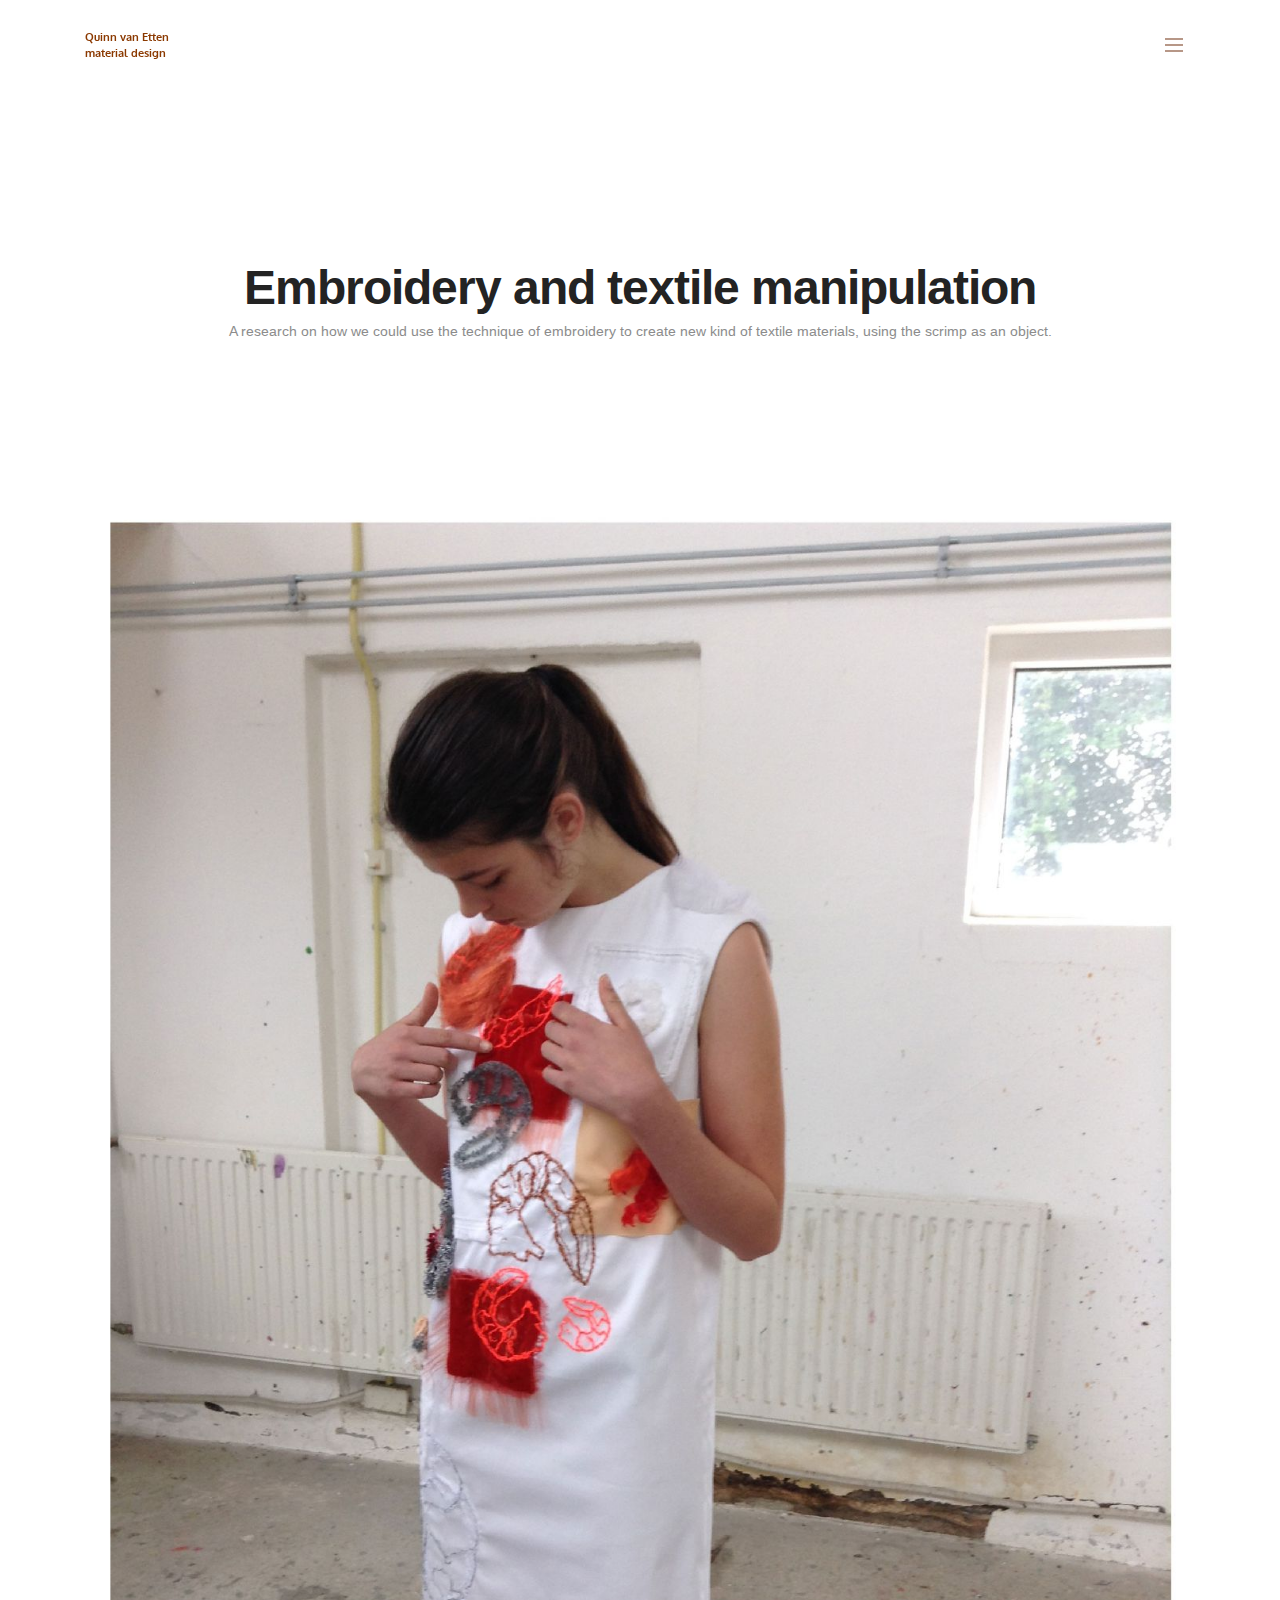
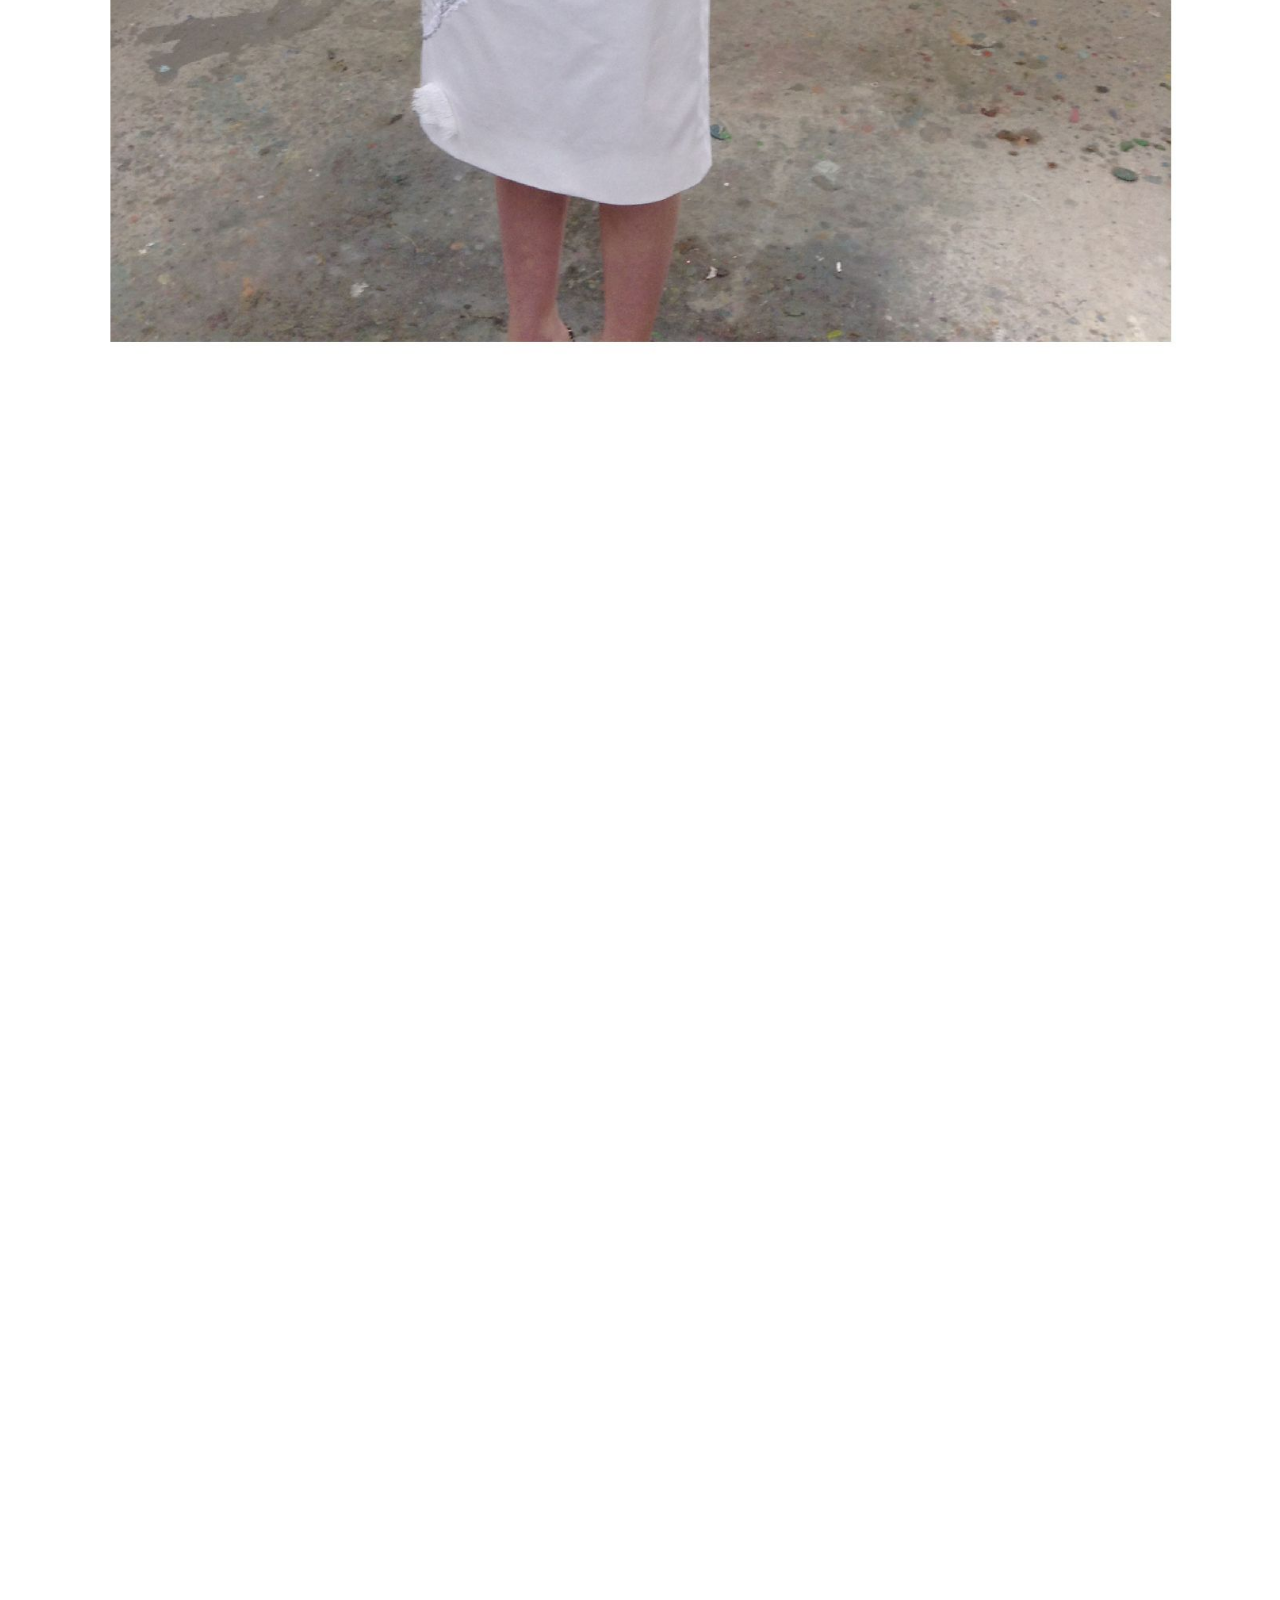
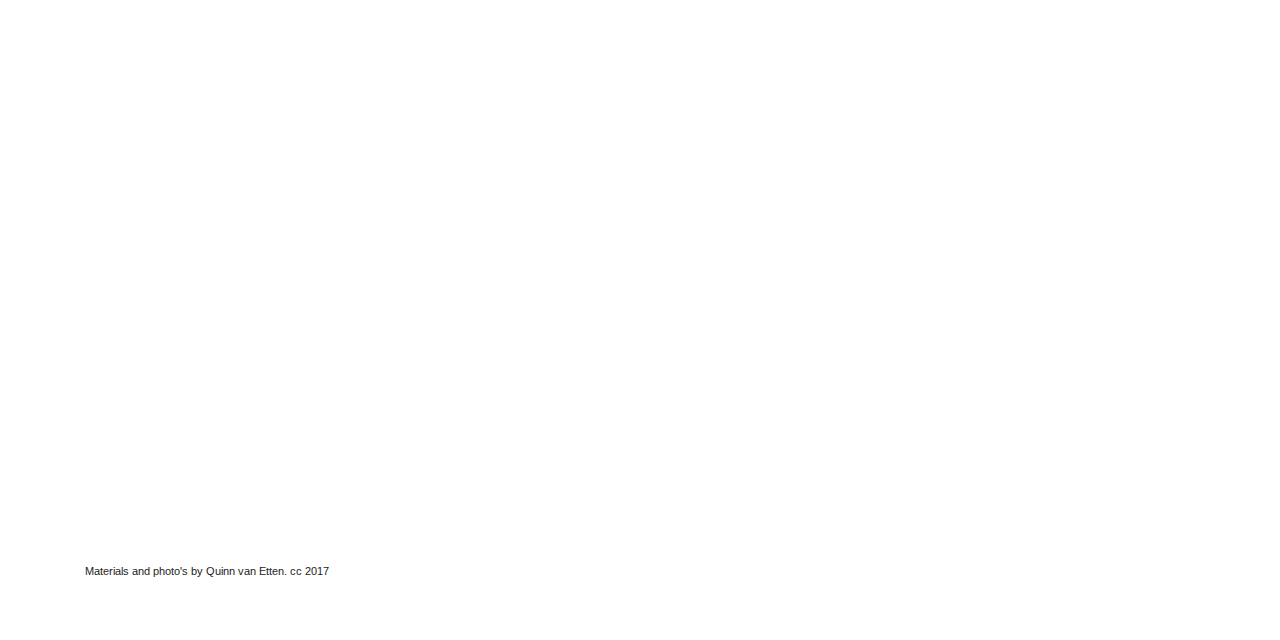
<file: embroidery.html>
<!DOCTYPE html>
<html>
<head>
  <!-- Site made with Mobirise Website Builder v3.12.1, https://mobirise.com -->
  <meta charset="UTF-8">
  <meta http-equiv="X-UA-Compatible" content="IE=edge">
  <meta name="generator" content="Mobirise v3.12.1, mobirise.com">
  <meta name="viewport" content="width=device-width, initial-scale=1">
  <link rel="shortcut icon" href="assets/images/logo.png" type="image/x-icon">
  <meta name="description" content="Website Builder Description">
  <title>Website Builder Title</title>
  <link rel="stylesheet" href="https://fonts.googleapis.com/css?family=Lora:400,700,400italic,700italic&amp;subset=latin">
  <link rel="stylesheet" href="https://fonts.googleapis.com/css?family=Montserrat:400,700">
  <link rel="stylesheet" href="https://fonts.googleapis.com/css?family=Raleway:100,100i,200,200i,300,300i,400,400i,500,500i,600,600i,700,700i,800,800i,900,900i">
  <link rel="stylesheet" href="assets/bootstrap-material-design-font/css/material.css">
  <link rel="stylesheet" href="assets/tether/tether.min.css">
  <link rel="stylesheet" href="assets/bootstrap/css/bootstrap.min.css">
  <link rel="stylesheet" href="assets/animate.css/animate.min.css">
  <link rel="stylesheet" href="assets/dropdown/css/style.css">
  <link rel="stylesheet" href="assets/theme/css/style.css">
  <link rel="stylesheet" href="assets/mobirise/css/mbr-additional.css" type="text/css">
  
  
  
</head>
<body>
<section id="menu-1u">

    <nav class="navbar navbar-dropdown bg-color transparent navbar-fixed-top">
        <div class="container">

            <div class="mbr-table">
                <div class="mbr-table-cell">

                    <div class="navbar-brand">
                        
                        <a class="navbar-caption text-info" href="index.html">Quinn van Etten<br>material design<br></a>
                    </div>

                </div>
                <div class="mbr-table-cell">

                    <button class="navbar-toggler pull-xs-right" type="button" data-toggle="collapse" data-target="#exCollapsingNavbar">
                        <div class="hamburger-icon"></div>
                    </button>

                    <ul class="nav-dropdown collapse pull-xs-right nav navbar-nav navbar-toggleable-xl" id="exCollapsingNavbar"><li class="nav-item"><a class="nav-link link" href="index.html">home</a></li><li class="nav-item"><a class="nav-link link" href="contact.html">contact</a></li><li class="nav-item dropdown"><a class="nav-link link dropdown-toggle" data-toggle="dropdown-submenu" href="https://mobirise.com/" aria-expanded="false">work</a><div class="dropdown-menu"><a class="dropdown-item" href="colourmaterials1.html">color &amp; material<br></a><a class="dropdown-item" href="yarns.html">yarns</a><a class="dropdown-item" href="landschap.html">the landscape of a woven fabric</a><a class="dropdown-item" href="embroidery.html">Embroidery and textile manipulation<br></a><a class="dropdown-item" href="newnature.html">new nature</a><a class="dropdown-item" href="bittersweet.html">Bittersweet</a></div></li></ul>
                    <button hidden="" class="navbar-toggler navbar-close" type="button" data-toggle="collapse" data-target="#exCollapsingNavbar">
                        <div class="close-icon"></div>
                    </button>

                </div>
            </div>

        </div>
    </nav>

</section>

<section class="engine"><a rel="external" href="https://mobirise.com">Mobirise Website Builder</a></section><section class="mbr-section mbr-section__container article mbr-after-navbar" id="header3-1w" style="background-color: rgb(255, 255, 255); padding-top: 100px; padding-bottom: 140px;">
    <div class="container">
        <div class="row">
            <div class="col-xs-12">
                <h3 class="mbr-section-title display-2"></h3>
                
            </div>
        </div>
    </div>
</section>

<section class="mbr-section mbr-section__container article" id="header3-1z" style="background-color: rgb(255, 255, 255); padding-top: 20px; padding-bottom: 60px;">
    <div class="container">
        <div class="row">
            <div class="col-xs-12">
                <h3 class="mbr-section-title display-2">Embroidery and textile manipulation</h3>
                <small class="mbr-section-subtitle">A research on how we could use the technique of embroidery to create new kind of textile materials, using the scrimp as an object.</small>
            </div>
        </div>
    </div>
</section>

<section class="mbr-section mbr-section__container" id="image2-1x" style="background-color: rgb(255, 255, 255); padding-top: 40px; padding-bottom: 80px;">
    <div class="container">
        <div class="row">
            <div class="col-xs-12">
                <figure class="mbr-figure">
                    <div><img src="assets/images/garnalenjurk2-1400x1980.jpg"></div>

                    

                </figure>
            </div>
        </div>
    </div>
</section>

<section class="mbr-section mbr-section__container" id="image2-1y" style="background-color: rgb(255, 255, 255); padding-top: 80px; padding-bottom: 0px;">
    <div class="container">
        <div class="row">
            <div class="col-xs-12">
                <figure class="mbr-figure">
                    <div><img src="assets/images/garnalenjurk3-1400x1980.jpg"></div>

                    

                </figure>
            </div>
        </div>
    </div>
</section>

<section class="mbr-section article mbr-section__container" id="content1-20" style="background-color: rgb(255, 255, 255); padding-top: 20px; padding-bottom: 60px;">

    <div class="container">
        <div class="row">
            <div class="col-xs-12 lead">Materials and photo's by Quinn van Etten. cc 2017</div>
        </div>
    </div>

</section>


  <script src="assets/web/assets/jquery/jquery.min.js"></script>
  <script src="assets/tether/tether.min.js"></script>
  <script src="assets/bootstrap/js/bootstrap.min.js"></script>
  <script src="assets/smooth-scroll/smooth-scroll.js"></script>
  <script src="assets/viewport-checker/jquery.viewportchecker.js"></script>
  <script src="assets/dropdown/js/script.min.js"></script>
  <script src="assets/touch-swipe/jquery.touch-swipe.min.js"></script>
  <script src="assets/theme/js/script.js"></script>
  
  
  <input name="animation" type="hidden">
   <div id="scrollToTop" class="scrollToTop mbr-arrow-up"><a style="text-align: center;"><i class="mbr-arrow-up-icon"></i></a></div>
  </body>
</html>
</file>
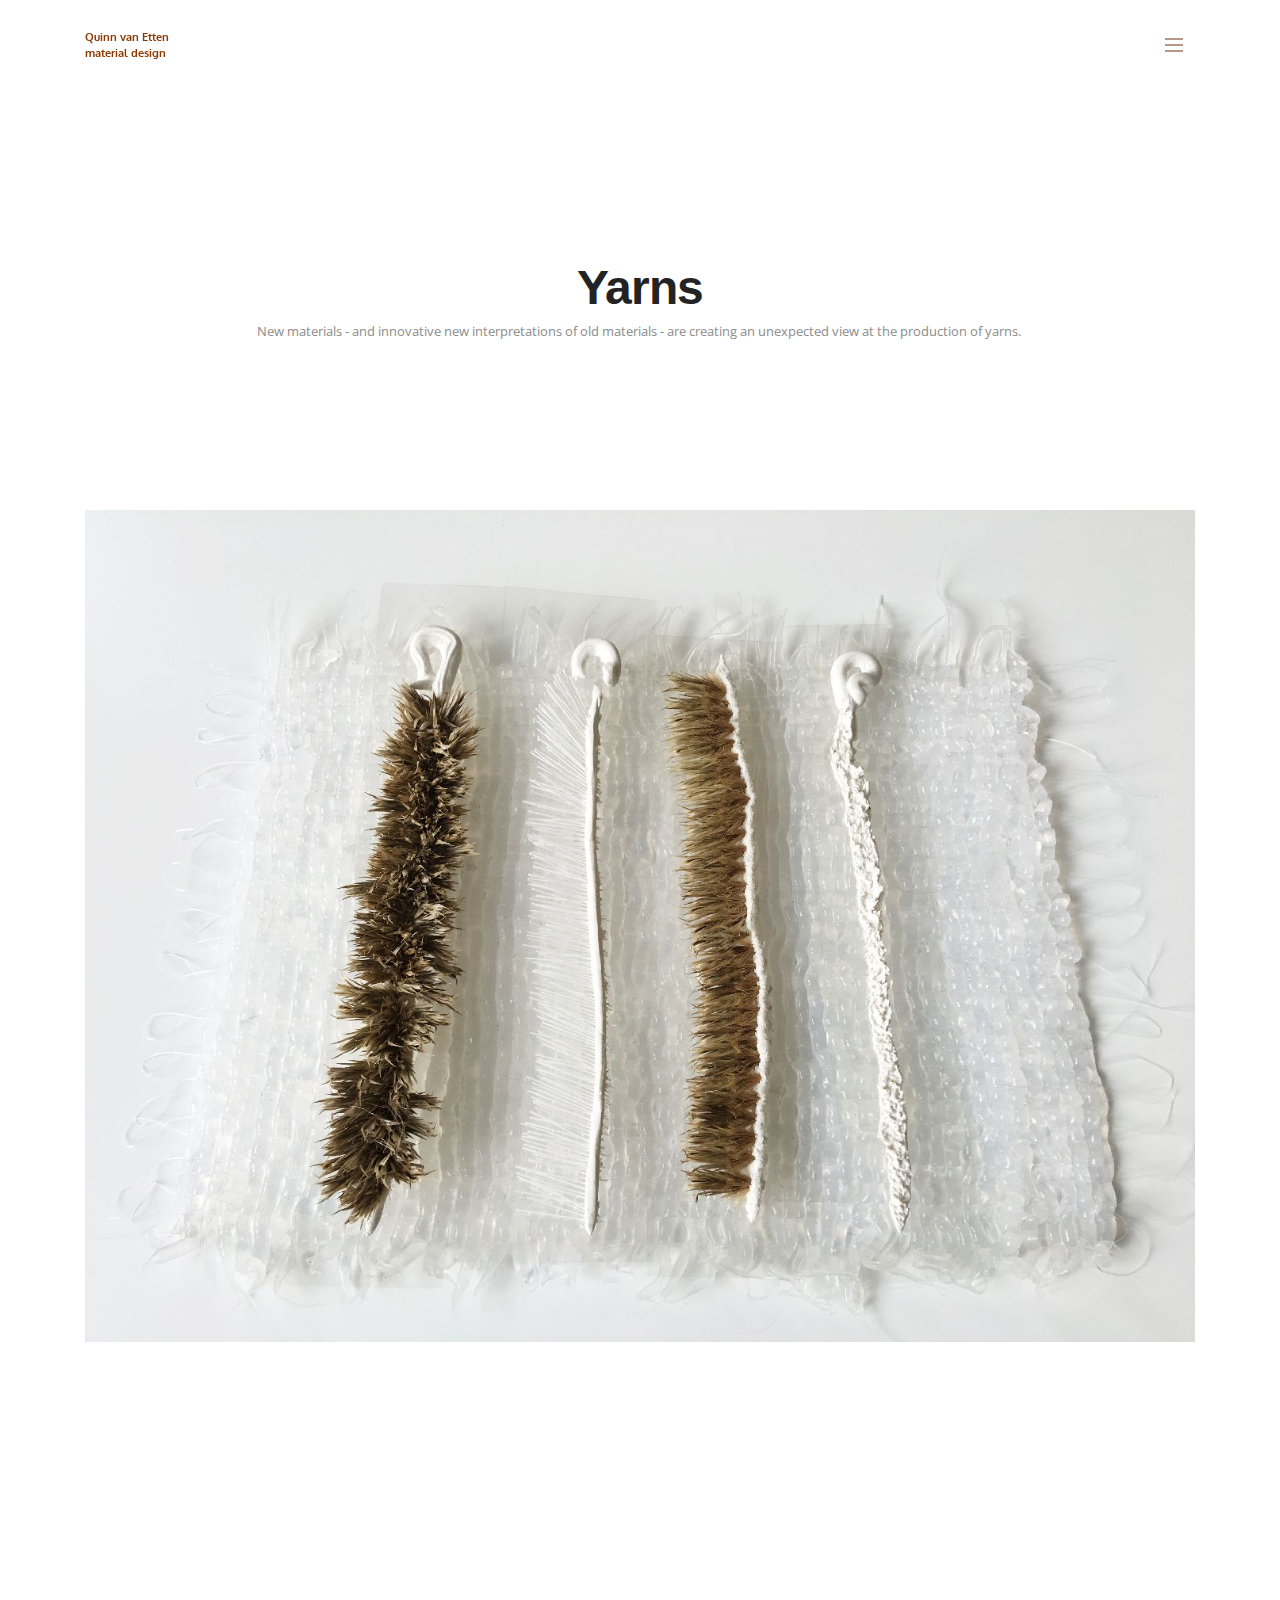
<file: yarns.html>
<!DOCTYPE html>
<html>
<head>
  <!-- Site made with Mobirise Website Builder v3.12.1, https://mobirise.com -->
  <meta charset="UTF-8">
  <meta http-equiv="X-UA-Compatible" content="IE=edge">
  <meta name="generator" content="Mobirise v3.12.1, mobirise.com">
  <meta name="viewport" content="width=device-width, initial-scale=1">
  <link rel="shortcut icon" href="assets/images/logo.png" type="image/x-icon">
  <meta name="description" content="Website Builder Description">
  <title>Website Builder Title</title>
  <link rel="stylesheet" href="https://fonts.googleapis.com/css?family=Lora:400,700,400italic,700italic&amp;subset=latin">
  <link rel="stylesheet" href="https://fonts.googleapis.com/css?family=Montserrat:400,700">
  <link rel="stylesheet" href="https://fonts.googleapis.com/css?family=Raleway:100,100i,200,200i,300,300i,400,400i,500,500i,600,600i,700,700i,800,800i,900,900i">
  <link rel="stylesheet" href="assets/bootstrap-material-design-font/css/material.css">
  <link rel="stylesheet" href="assets/tether/tether.min.css">
  <link rel="stylesheet" href="assets/bootstrap/css/bootstrap.min.css">
  <link rel="stylesheet" href="assets/animate.css/animate.min.css">
  <link rel="stylesheet" href="assets/dropdown/css/style.css">
  <link rel="stylesheet" href="assets/theme/css/style.css">
  <link rel="stylesheet" href="assets/mobirise/css/mbr-additional.css" type="text/css">
  
  
  
</head>
<body>
<section id="menu-n">

    <nav class="navbar navbar-dropdown bg-color transparent navbar-fixed-top">
        <div class="container">

            <div class="mbr-table">
                <div class="mbr-table-cell">

                    <div class="navbar-brand">
                        
                        <a class="navbar-caption text-info" href="index.html">Quinn van Etten<br>material design<br></a>
                    </div>

                </div>
                <div class="mbr-table-cell">

                    <button class="navbar-toggler pull-xs-right" type="button" data-toggle="collapse" data-target="#exCollapsingNavbar">
                        <div class="hamburger-icon"></div>
                    </button>

                    <ul class="nav-dropdown collapse pull-xs-right nav navbar-nav navbar-toggleable-xl" id="exCollapsingNavbar"><li class="nav-item"><a class="nav-link link" href="index.html">home</a></li><li class="nav-item"><a class="nav-link link" href="contact.html">contact</a></li><li class="nav-item dropdown"><a class="nav-link link dropdown-toggle" data-toggle="dropdown-submenu" href="https://mobirise.com/" aria-expanded="false">work</a><div class="dropdown-menu"><a class="dropdown-item" href="colourmaterials1.html">color &amp; material<br></a><a class="dropdown-item" href="yarns.html">yarns</a><a class="dropdown-item" href="landschap.html">the landscape of a woven fabric</a><a class="dropdown-item" href="embroidery.html">Embroidery and textile manipulation<br></a><a class="dropdown-item" href="newnature.html">new nature</a><a class="dropdown-item" href="bittersweet.html">Bittersweet</a></div></li></ul>
                    <button hidden="" class="navbar-toggler navbar-close" type="button" data-toggle="collapse" data-target="#exCollapsingNavbar">
                        <div class="close-icon"></div>
                    </button>

                </div>
            </div>

        </div>
    </nav>

</section>

<section class="engine"><a rel="external" href="https://mobirise.com">Mobirise</a></section><section class="mbr-section mbr-section__container article mbr-after-navbar" id="header3-19" style="background-color: rgb(255, 255, 255); padding-top: 20px; padding-bottom: 100px;">
    <div class="container">
        <div class="row">
            <div class="col-xs-12">
                <h3 class="mbr-section-title display-2"></h3>
                
            </div>
        </div>
    </div>
</section>

<section class="mbr-section mbr-section__container article" id="header3-u" style="background-color: rgb(255, 255, 255); padding-top: 140px; padding-bottom: 80px;">
    <div class="container">
        <div class="row">
            <div class="col-xs-12">
                <h3 class="mbr-section-title display-2">Yarns<br></h3>
                <small class="mbr-section-subtitle">New materials - and innovative new interpretations of old materials - are creating an unexpected view at the production of yarns.&nbsp;<br><br></small>
            </div>
        </div>
    </div>
</section>

<section class="mbr-section mbr-section__container" id="image2-r" style="background-color: rgb(255, 255, 255); padding-top: 60px; padding-bottom: 0px;">
    <div class="container">
        <div class="row">
            <div class="col-xs-12">
                <figure class="mbr-figure">
                    <div><img src="assets/images/siliconenweefsel-met-garens-1400x1050.jpg"></div>

                    

                </figure>
            </div>
        </div>
    </div>
</section>

<section class="mbr-section mbr-section__container" id="image2-s" style="background-color: rgb(255, 255, 255); padding-top: 0px; padding-bottom: 0px;">
    <div class="container">
        <div class="row">
            <div class="col-xs-12">
                <figure class="mbr-figure">
                    <div><img src="assets/images/garens3-1400x1980.jpg"></div>

                    

                </figure>
            </div>
        </div>
    </div>
</section>

<section class="mbr-section mbr-section__container" id="image2-v" style="background-color: rgb(255, 255, 255); padding-top: 80px; padding-bottom: 20px;">
    <div class="container">
        <div class="row">
            <div class="col-xs-12">
                <figure class="mbr-figure">
                    <div><img src="assets/images/zoom-1400x1866.jpg"></div>

                    

                </figure>
            </div>
        </div>
    </div>
</section>

<section class="mbr-section article mbr-section__container" id="content1-w" style="background-color: rgb(255, 255, 255); padding-top: 20px; padding-bottom: 40px;">

    <div class="container">
        <div class="row">
            <div class="col-xs-12 lead"><p>Materials and pictures by Quinn van Etten. cc 2017</p></div>
        </div>
    </div>

</section>


  <script src="assets/web/assets/jquery/jquery.min.js"></script>
  <script src="assets/tether/tether.min.js"></script>
  <script src="assets/bootstrap/js/bootstrap.min.js"></script>
  <script src="assets/smooth-scroll/smooth-scroll.js"></script>
  <script src="assets/viewport-checker/jquery.viewportchecker.js"></script>
  <script src="assets/dropdown/js/script.min.js"></script>
  <script src="assets/touch-swipe/jquery.touch-swipe.min.js"></script>
  <script src="assets/theme/js/script.js"></script>
  
  
  <input name="animation" type="hidden">
   <div id="scrollToTop" class="scrollToTop mbr-arrow-up"><a style="text-align: center;"><i class="mbr-arrow-up-icon"></i></a></div>
  </body>
</html>
</file>
<file: assets/bootstrap-material-design-font/css/material.css>
@font-face {
  font-family: 'Material-Design-Icons';
  src: url('../fonts/Material-Design-Icons.eot?3ocs8m');
  src: url('../fonts/Material-Design-Icons.eot?#iefix3ocs8m') format('embedded-opentype'), url('../fonts/Material-Design-Icons.woff?3ocs8m') format('woff'), url('../fonts/Material-Design-Icons.ttf?3ocs8m') format('truetype'), url('../fonts/Material-Design-Icons.svg?3ocs8m#Material-Design-Icons') format('svg');
  font-weight: normal;
  font-style: normal;
}
[class^="mdi-"],
[class*="mdi-"] {
  speak: none;
  display: inline-block;
  font-style: normal;
  font-variant:normal;
  font-weight:normal;
  /*font-size:24px;*/
  line-height:1;
  font-family:'Material-Design-Icons' !important;
  text-rendering: auto;
  
  -webkit-font-smoothing: antialiased;
  -moz-osx-font-smoothing: grayscale;
  -webkit-transform: translate(0, 0);
      -ms-transform: translate(0, 0);
          transform: translate(0, 0);
}
[class^="mdi-"]:before,
[class*="mdi-"]:before {
  display: inline-block;
  speak: none;
  text-decoration: inherit;
}
[class^="mdi-"].pull-left,
[class*="mdi-"].pull-left {
  margin-right: .3em;
}
[class^="mdi-"].pull-right,
[class*="mdi-"].pull-right {
  margin-left: .3em;
}
[class^="mdi-"].mdi-lg:before,
[class*="mdi-"].mdi-lg:before,
[class^="mdi-"].mdi-lg:after,
[class*="mdi-"].mdi-lg:after {
  font-size: 1.33333333em;
  line-height: 0.75em;
  vertical-align: -15%;
}
[class^="mdi-"].mdi-2x:before,
[class*="mdi-"].mdi-2x:before,
[class^="mdi-"].mdi-2x:after,
[class*="mdi-"].mdi-2x:after {
  font-size: 2em;
}
[class^="mdi-"].mdi-3x:before,
[class*="mdi-"].mdi-3x:before,
[class^="mdi-"].mdi-3x:after,
[class*="mdi-"].mdi-3x:after {
  font-size: 3em;
}
[class^="mdi-"].mdi-4x:before,
[class*="mdi-"].mdi-4x:before,
[class^="mdi-"].mdi-4x:after,
[class*="mdi-"].mdi-4x:after {
  font-size: 4em;
}
[class^="mdi-"].mdi-5x:before,
[class*="mdi-"].mdi-5x:before,
[class^="mdi-"].mdi-5x:after,
[class*="mdi-"].mdi-5x:after {
  font-size: 5em;
}
[class^="mdi-device-signal-cellular-"]:after,
[class^="mdi-device-battery-"]:after,
[class^="mdi-device-battery-charging-"]:after,
[class^="mdi-device-signal-cellular-connected-no-internet-"]:after,
[class^="mdi-device-signal-wifi-"]:after,
[class^="mdi-device-signal-wifi-statusbar-not-connected"]:after,
.mdi-device-network-wifi:after {
  opacity: .3;
  position: absolute;
  left: 0;
  top: 0;
  z-index: 1;
  display: inline-block;
  speak: none;
  text-decoration: inherit;
}
[class^="mdi-device-signal-cellular-"]:after {
  content: "\e758";
}
[class^="mdi-device-battery-"]:after {
  content: "\e735";
}
[class^="mdi-device-battery-charging-"]:after {
  content: "\e733";
}
[class^="mdi-device-signal-cellular-connected-no-internet-"]:after {
  content: "\e75d";
}
[class^="mdi-device-signal-wifi-"]:after,
.mdi-device-network-wifi:after {
  content: "\e765";
}
[class^="mdi-device-signal-wifi-statusbasr-not-connected"]:after {
  content: "\e8f7";
}
.mdi-device-signal-cellular-off:after,
.mdi-device-signal-cellular-null:after,
.mdi-device-signal-cellular-no-sim:after,
.mdi-device-signal-wifi-off:after,
.mdi-device-signal-wifi-4-bar:after,
.mdi-device-signal-cellular-4-bar:after,
.mdi-device-battery-alert:after,
.mdi-device-signal-cellular-connected-no-internet-4-bar:after,
.mdi-device-battery-std:after,
.mdi-device-battery-full .mdi-device-battery-unknown:after {
  content: "";
}
.mdi-fw {
  width: 1.28571429em;
  text-align: center;
}
.mdi-ul {
  padding-left: 0;
  margin-left: 2.14285714em;
  list-style-type: none;
}
.mdi-ul > li {
  position: relative;
}
.mdi-li {
  position: absolute;
  left: -2.14285714em;
  width: 2.14285714em;
  top: 0.14285714em;
  text-align: center;
}
.mdi-li.mdi-lg {
  left: -1.85714286em;
}
.mdi-border {
  padding: .2em .25em .15em;
  border: solid 0.08em #eeeeee;
  border-radius: .1em;
}
.mdi-spin {
  -webkit-animation: mdi-spin 2s infinite linear;
  animation: mdi-spin 2s infinite linear;
  -webkit-transform-origin: 50% 50%;
  -ms-transform-origin: 50% 50%;
      transform-origin: 50% 50%;
}
.mdi-pulse {
  -webkit-animation: mdi-spin 1s steps(8) infinite;
  animation: mdi-spin 1s steps(8) infinite;
  -webkit-transform-origin: 50% 50%;
  -ms-transform-origin: 50% 50%;
      transform-origin: 50% 50%;
}
@-webkit-keyframes mdi-spin {
  0% {
    -webkit-transform: rotate(0deg);
    transform: rotate(0deg);
  }
  100% {
    -webkit-transform: rotate(359deg);
    transform: rotate(359deg);
  }
}
@keyframes mdi-spin {
  0% {
    -webkit-transform: rotate(0deg);
    transform: rotate(0deg);
  }
  100% {
    -webkit-transform: rotate(359deg);
    transform: rotate(359deg);
  }
}
.mdi-rotate-90 {
  filter: progid:DXImageTransform.Microsoft.BasicImage(rotation=1);
  -webkit-transform: rotate(90deg);
  -ms-transform: rotate(90deg);
  transform: rotate(90deg);
}
.mdi-rotate-180 {
  filter: progid:DXImageTransform.Microsoft.BasicImage(rotation=2);
  -webkit-transform: rotate(180deg);
  -ms-transform: rotate(180deg);
  transform: rotate(180deg);
}
.mdi-rotate-270 {
  filter: progid:DXImageTransform.Microsoft.BasicImage(rotation=3);
  -webkit-transform: rotate(270deg);
  -ms-transform: rotate(270deg);
  transform: rotate(270deg);
}
.mdi-flip-horizontal {
  filter: progid:DXImageTransform.Microsoft.BasicImage(rotation=0, mirror=1);
  -webkit-transform: scale(-1, 1);
  -ms-transform: scale(-1, 1);
  transform: scale(-1, 1);
}
.mdi-flip-vertical {
  filter: progid:DXImageTransform.Microsoft.BasicImage(rotation=2, mirror=1);
  -webkit-transform: scale(1, -1);
  -ms-transform: scale(1, -1);
  transform: scale(1, -1);
}
:root .mdi-rotate-90,
:root .mdi-rotate-180,
:root .mdi-rotate-270,
:root .mdi-flip-horizontal,
:root .mdi-flip-vertical {
  -webkit-filter: none;
          filter: none;
}
.mdi-stack {
  position: relative;
  display: inline-block;
  width: 2em;
  height: 2em;
  line-height: 2em;
  vertical-align: middle;
}
.mdi-stack-1x,
.mdi-stack-2x {
  position: absolute;
  left: 0;
  width: 100%;
  text-align: center;
}
.mdi-stack-1x {
  line-height: inherit;
}
.mdi-stack-2x {
  font-size: 2em;
}
.mdi-inverse {
  color: #ffffff;
}
/* Start Icons */
.mdi-action-3d-rotation:before {
  content: "\e600";
}
.mdi-action-accessibility:before {
  content: "\e601";
}
.mdi-action-account-balance-wallet:before {
  content: "\e602";
}
.mdi-action-account-balance:before {
  content: "\e603";
}
.mdi-action-account-box:before {
  content: "\e604";
}
.mdi-action-account-child:before {
  content: "\e605";
}
.mdi-action-account-circle:before {
  content: "\e606";
}
.mdi-action-add-shopping-cart:before {
  content: "\e607";
}
.mdi-action-alarm-add:before {
  content: "\e608";
}
.mdi-action-alarm-off:before {
  content: "\e609";
}
.mdi-action-alarm-on:before {
  content: "\e60a";
}
.mdi-action-alarm:before {
  content: "\e60b";
}
.mdi-action-android:before {
  content: "\e60c";
}
.mdi-action-announcement:before {
  content: "\e60d";
}
.mdi-action-aspect-ratio:before {
  content: "\e60e";
}
.mdi-action-assessment:before {
  content: "\e60f";
}
.mdi-action-assignment-ind:before {
  content: "\e610";
}
.mdi-action-assignment-late:before {
  content: "\e611";
}
.mdi-action-assignment-return:before {
  content: "\e612";
}
.mdi-action-assignment-returned:before {
  content: "\e613";
}
.mdi-action-assignment-turned-in:before {
  content: "\e614";
}
.mdi-action-assignment:before {
  content: "\e615";
}
.mdi-action-autorenew:before {
  content: "\e616";
}
.mdi-action-backup:before {
  content: "\e617";
}
.mdi-action-book:before {
  content: "\e618";
}
.mdi-action-bookmark-outline:before {
  content: "\e619";
}
.mdi-action-bookmark:before {
  content: "\e61a";
}
.mdi-action-bug-report:before {
  content: "\e61b";
}
.mdi-action-cached:before {
  content: "\e61c";
}
.mdi-action-check-circle:before {
  content: "\e61d";
}
.mdi-action-class:before {
  content: "\e61e";
}
.mdi-action-credit-card:before {
  content: "\e61f";
}
.mdi-action-dashboard:before {
  content: "\e620";
}
.mdi-action-delete:before {
  content: "\e621";
}
.mdi-action-description:before {
  content: "\e622";
}
.mdi-action-dns:before {
  content: "\e623";
}
.mdi-action-done-all:before {
  content: "\e624";
}
.mdi-action-done:before {
  content: "\e625";
}
.mdi-action-event:before {
  content: "\e626";
}
.mdi-action-exit-to-app:before {
  content: "\e627";
}
.mdi-action-explore:before {
  content: "\e628";
}
.mdi-action-extension:before {
  content: "\e629";
}
.mdi-action-face-unlock:before {
  content: "\e62a";
}
.mdi-action-favorite-outline:before {
  content: "\e62b";
}
.mdi-action-favorite:before {
  content: "\e62c";
}
.mdi-action-find-in-page:before {
  content: "\e62d";
}
.mdi-action-find-replace:before {
  content: "\e62e";
}
.mdi-action-flip-to-back:before {
  content: "\e62f";
}
.mdi-action-flip-to-front:before {
  content: "\e630";
}
.mdi-action-get-app:before {
  content: "\e631";
}
.mdi-action-grade:before {
  content: "\e632";
}
.mdi-action-group-work:before {
  content: "\e633";
}
.mdi-action-help:before {
  content: "\e634";
}
.mdi-action-highlight-remove:before {
  content: "\e635";
}
.mdi-action-history:before {
  content: "\e636";
}
.mdi-action-home:before {
  content: "\e637";
}
.mdi-action-https:before {
  content: "\e638";
}
.mdi-action-info-outline:before {
  content: "\e639";
}
.mdi-action-info:before {
  content: "\e63a";
}
.mdi-action-input:before {
  content: "\e63b";
}
.mdi-action-invert-colors:before {
  content: "\e63c";
}
.mdi-action-label-outline:before {
  content: "\e63d";
}
.mdi-action-label:before {
  content: "\e63e";
}
.mdi-action-language:before {
  content: "\e63f";
}
.mdi-action-launch:before {
  content: "\e640";
}
.mdi-action-list:before {
  content: "\e641";
}
.mdi-action-lock-open:before {
  content: "\e642";
}
.mdi-action-lock-outline:before {
  content: "\e643";
}
.mdi-action-lock:before {
  content: "\e644";
}
.mdi-action-loyalty:before {
  content: "\e645";
}
.mdi-action-markunread-mailbox:before {
  content: "\e646";
}
.mdi-action-note-add:before {
  content: "\e647";
}
.mdi-action-open-in-browser:before {
  content: "\e648";
}
.mdi-action-open-in-new:before {
  content: "\e649";
}
.mdi-action-open-with:before {
  content: "\e64a";
}
.mdi-action-pageview:before {
  content: "\e64b";
}
.mdi-action-payment:before {
  content: "\e64c";
}
.mdi-action-perm-camera-mic:before {
  content: "\e64d";
}
.mdi-action-perm-contact-cal:before {
  content: "\e64e";
}
.mdi-action-perm-data-setting:before {
  content: "\e64f";
}
.mdi-action-perm-device-info:before {
  content: "\e650";
}
.mdi-action-perm-identity:before {
  content: "\e651";
}
.mdi-action-perm-media:before {
  content: "\e652";
}
.mdi-action-perm-phone-msg:before {
  content: "\e653";
}
.mdi-action-perm-scan-wifi:before {
  content: "\e654";
}
.mdi-action-picture-in-picture:before {
  content: "\e655";
}
.mdi-action-polymer:before {
  content: "\e656";
}
.mdi-action-print:before {
  content: "\e657";
}
.mdi-action-query-builder:before {
  content: "\e658";
}
.mdi-action-question-answer:before {
  content: "\e659";
}
.mdi-action-receipt:before {
  content: "\e65a";
}
.mdi-action-redeem:before {
  content: "\e65b";
}
.mdi-action-reorder:before {
  content: "\e65c";
}
.mdi-action-report-problem:before {
  content: "\e65d";
}
.mdi-action-restore:before {
  content: "\e65e";
}
.mdi-action-room:before {
  content: "\e65f";
}
.mdi-action-schedule:before {
  content: "\e660";
}
.mdi-action-search:before {
  content: "\e661";
}
.mdi-action-settings-applications:before {
  content: "\e662";
}
.mdi-action-settings-backup-restore:before {
  content: "\e663";
}
.mdi-action-settings-bluetooth:before {
  content: "\e664";
}
.mdi-action-settings-cell:before {
  content: "\e665";
}
.mdi-action-settings-display:before {
  content: "\e666";
}
.mdi-action-settings-ethernet:before {
  content: "\e667";
}
.mdi-action-settings-input-antenna:before {
  content: "\e668";
}
.mdi-action-settings-input-component:before {
  content: "\e669";
}
.mdi-action-settings-input-composite:before {
  content: "\e66a";
}
.mdi-action-settings-input-hdmi:before {
  content: "\e66b";
}
.mdi-action-settings-input-svideo:before {
  content: "\e66c";
}
.mdi-action-settings-overscan:before {
  content: "\e66d";
}
.mdi-action-settings-phone:before {
  content: "\e66e";
}
.mdi-action-settings-power:before {
  content: "\e66f";
}
.mdi-action-settings-remote:before {
  content: "\e670";
}
.mdi-action-settings-voice:before {
  content: "\e671";
}
.mdi-action-settings:before {
  content: "\e672";
}
.mdi-action-shop-two:before {
  content: "\e673";
}
.mdi-action-shop:before {
  content: "\e674";
}
.mdi-action-shopping-basket:before {
  content: "\e675";
}
.mdi-action-shopping-cart:before {
  content: "\e676";
}
.mdi-action-speaker-notes:before {
  content: "\e677";
}
.mdi-action-spellcheck:before {
  content: "\e678";
}
.mdi-action-star-rate:before {
  content: "\e679";
}
.mdi-action-stars:before {
  content: "\e67a";
}
.mdi-action-store:before {
  content: "\e67b";
}
.mdi-action-subject:before {
  content: "\e67c";
}
.mdi-action-supervisor-account:before {
  content: "\e67d";
}
.mdi-action-swap-horiz:before {
  content: "\e67e";
}
.mdi-action-swap-vert-circle:before {
  content: "\e67f";
}
.mdi-action-swap-vert:before {
  content: "\e680";
}
.mdi-action-system-update-tv:before {
  content: "\e681";
}
.mdi-action-tab-unselected:before {
  content: "\e682";
}
.mdi-action-tab:before {
  content: "\e683";
}
.mdi-action-theaters:before {
  content: "\e684";
}
.mdi-action-thumb-down:before {
  content: "\e685";
}
.mdi-action-thumb-up:before {
  content: "\e686";
}
.mdi-action-thumbs-up-down:before {
  content: "\e687";
}
.mdi-action-toc:before {
  content: "\e688";
}
.mdi-action-today:before {
  content: "\e689";
}
.mdi-action-track-changes:before {
  content: "\e68a";
}
.mdi-action-translate:before {
  content: "\e68b";
}
.mdi-action-trending-down:before {
  content: "\e68c";
}
.mdi-action-trending-neutral:before {
  content: "\e68d";
}
.mdi-action-trending-up:before {
  content: "\e68e";
}
.mdi-action-turned-in-not:before {
  content: "\e68f";
}
.mdi-action-turned-in:before {
  content: "\e690";
}
.mdi-action-verified-user:before {
  content: "\e691";
}
.mdi-action-view-agenda:before {
  content: "\e692";
}
.mdi-action-view-array:before {
  content: "\e693";
}
.mdi-action-view-carousel:before {
  content: "\e694";
}
.mdi-action-view-column:before {
  content: "\e695";
}
.mdi-action-view-day:before {
  content: "\e696";
}
.mdi-action-view-headline:before {
  content: "\e697";
}
.mdi-action-view-list:before {
  content: "\e698";
}
.mdi-action-view-module:before {
  content: "\e699";
}
.mdi-action-view-quilt:before {
  content: "\e69a";
}
.mdi-action-view-stream:before {
  content: "\e69b";
}
.mdi-action-view-week:before {
  content: "\e69c";
}
.mdi-action-visibility-off:before {
  content: "\e69d";
}
.mdi-action-visibility:before {
  content: "\e69e";
}
.mdi-action-wallet-giftcard:before {
  content: "\e69f";
}
.mdi-action-wallet-membership:before {
  content: "\e6a0";
}
.mdi-action-wallet-travel:before {
  content: "\e6a1";
}
.mdi-action-work:before {
  content: "\e6a2";
}
.mdi-alert-error:before {
  content: "\e6a3";
}
.mdi-alert-warning:before {
  content: "\e6a4";
}
.mdi-av-album:before {
  content: "\e6a5";
}
.mdi-av-closed-caption:before {
  content: "\e6a6";
}
.mdi-av-equalizer:before {
  content: "\e6a7";
}
.mdi-av-explicit:before {
  content: "\e6a8";
}
.mdi-av-fast-forward:before {
  content: "\e6a9";
}
.mdi-av-fast-rewind:before {
  content: "\e6aa";
}
.mdi-av-games:before {
  content: "\e6ab";
}
.mdi-av-hearing:before {
  content: "\e6ac";
}
.mdi-av-high-quality:before {
  content: "\e6ad";
}
.mdi-av-loop:before {
  content: "\e6ae";
}
.mdi-av-mic-none:before {
  content: "\e6af";
}
.mdi-av-mic-off:before {
  content: "\e6b0";
}
.mdi-av-mic:before {
  content: "\e6b1";
}
.mdi-av-movie:before {
  content: "\e6b2";
}
.mdi-av-my-library-add:before {
  content: "\e6b3";
}
.mdi-av-my-library-books:before {
  content: "\e6b4";
}
.mdi-av-my-library-music:before {
  content: "\e6b5";
}
.mdi-av-new-releases:before {
  content: "\e6b6";
}
.mdi-av-not-interested:before {
  content: "\e6b7";
}
.mdi-av-pause-circle-fill:before {
  content: "\e6b8";
}
.mdi-av-pause-circle-outline:before {
  content: "\e6b9";
}
.mdi-av-pause:before {
  content: "\e6ba";
}
.mdi-av-play-arrow:before {
  content: "\e6bb";
}
.mdi-av-play-circle-fill:before {
  content: "\e6bc";
}
.mdi-av-play-circle-outline:before {
  content: "\e6bd";
}
.mdi-av-play-shopping-bag:before {
  content: "\e6be";
}
.mdi-av-playlist-add:before {
  content: "\e6bf";
}
.mdi-av-queue-music:before {
  content: "\e6c0";
}
.mdi-av-queue:before {
  content: "\e6c1";
}
.mdi-av-radio:before {
  content: "\e6c2";
}
.mdi-av-recent-actors:before {
  content: "\e6c3";
}
.mdi-av-repeat-one:before {
  content: "\e6c4";
}
.mdi-av-repeat:before {
  content: "\e6c5";
}
.mdi-av-replay:before {
  content: "\e6c6";
}
.mdi-av-shuffle:before {
  content: "\e6c7";
}
.mdi-av-skip-next:before {
  content: "\e6c8";
}
.mdi-av-skip-previous:before {
  content: "\e6c9";
}
.mdi-av-snooze:before {
  content: "\e6ca";
}
.mdi-av-stop:before {
  content: "\e6cb";
}
.mdi-av-subtitles:before {
  content: "\e6cc";
}
.mdi-av-surround-sound:before {
  content: "\e6cd";
}
.mdi-av-timer:before {
  content: "\e6ce";
}
.mdi-av-video-collection:before {
  content: "\e6cf";
}
.mdi-av-videocam-off:before {
  content: "\e6d0";
}
.mdi-av-videocam:before {
  content: "\e6d1";
}
.mdi-av-volume-down:before {
  content: "\e6d2";
}
.mdi-av-volume-mute:before {
  content: "\e6d3";
}
.mdi-av-volume-off:before {
  content: "\e6d4";
}
.mdi-av-volume-up:before {
  content: "\e6d5";
}
.mdi-av-web:before {
  content: "\e6d6";
}
.mdi-communication-business:before {
  content: "\e6d7";
}
.mdi-communication-call-end:before {
  content: "\e6d8";
}
.mdi-communication-call-made:before {
  content: "\e6d9";
}
.mdi-communication-call-merge:before {
  content: "\e6da";
}
.mdi-communication-call-missed:before {
  content: "\e6db";
}
.mdi-communication-call-received:before {
  content: "\e6dc";
}
.mdi-communication-call-split:before {
  content: "\e6dd";
}
.mdi-communication-call:before {
  content: "\e6de";
}
.mdi-communication-chat:before {
  content: "\e6df";
}
.mdi-communication-clear-all:before {
  content: "\e6e0";
}
.mdi-communication-comment:before {
  content: "\e6e1";
}
.mdi-communication-contacts:before {
  content: "\e6e2";
}
.mdi-communication-dialer-sip:before {
  content: "\e6e3";
}
.mdi-communication-dialpad:before {
  content: "\e6e4";
}
.mdi-communication-dnd-on:before {
  content: "\e6e5";
}
.mdi-communication-email:before {
  content: "\e6e6";
}
.mdi-communication-forum:before {
  content: "\e6e7";
}
.mdi-communication-import-export:before {
  content: "\e6e8";
}
.mdi-communication-invert-colors-off:before {
  content: "\e6e9";
}
.mdi-communication-invert-colors-on:before {
  content: "\e6ea";
}
.mdi-communication-live-help:before {
  content: "\e6eb";
}
.mdi-communication-location-off:before {
  content: "\e6ec";
}
.mdi-communication-location-on:before {
  content: "\e6ed";
}
.mdi-communication-message:before {
  content: "\e6ee";
}
.mdi-communication-messenger:before {
  content: "\e6ef";
}
.mdi-communication-no-sim:before {
  content: "\e6f0";
}
.mdi-communication-phone:before {
  content: "\e6f1";
}
.mdi-communication-portable-wifi-off:before {
  content: "\e6f2";
}
.mdi-communication-quick-contacts-dialer:before {
  content: "\e6f3";
}
.mdi-communication-quick-contacts-mail:before {
  content: "\e6f4";
}
.mdi-communication-ring-volume:before {
  content: "\e6f5";
}
.mdi-communication-stay-current-landscape:before {
  content: "\e6f6";
}
.mdi-communication-stay-current-portrait:before {
  content: "\e6f7";
}
.mdi-communication-stay-primary-landscape:before {
  content: "\e6f8";
}
.mdi-communication-stay-primary-portrait:before {
  content: "\e6f9";
}
.mdi-communication-swap-calls:before {
  content: "\e6fa";
}
.mdi-communication-textsms:before {
  content: "\e6fb";
}
.mdi-communication-voicemail:before {
  content: "\e6fc";
}
.mdi-communication-vpn-key:before {
  content: "\e6fd";
}
.mdi-content-add-box:before {
  content: "\e6fe";
}
.mdi-content-add-circle-outline:before {
  content: "\e6ff";
}
.mdi-content-add-circle:before {
  content: "\e700";
}
.mdi-content-add:before {
  content: "\e701";
}
.mdi-content-archive:before {
  content: "\e702";
}
.mdi-content-backspace:before {
  content: "\e703";
}
.mdi-content-block:before {
  content: "\e704";
}
.mdi-content-clear:before {
  content: "\e705";
}
.mdi-content-content-copy:before {
  content: "\e706";
}
.mdi-content-content-cut:before {
  content: "\e707";
}
.mdi-content-content-paste:before {
  content: "\e708";
}
.mdi-content-create:before {
  content: "\e709";
}
.mdi-content-drafts:before {
  content: "\e70a";
}
.mdi-content-filter-list:before {
  content: "\e70b";
}
.mdi-content-flag:before {
  content: "\e70c";
}
.mdi-content-forward:before {
  content: "\e70d";
}
.mdi-content-gesture:before {
  content: "\e70e";
}
.mdi-content-inbox:before {
  content: "\e70f";
}
.mdi-content-link:before {
  content: "\e710";
}
.mdi-content-mail:before {
  content: "\e711";
}
.mdi-content-markunread:before {
  content: "\e712";
}
.mdi-content-redo:before {
  content: "\e713";
}
.mdi-content-remove-circle-outline:before {
  content: "\e714";
}
.mdi-content-remove-circle:before {
  content: "\e715";
}
.mdi-content-remove:before {
  content: "\e716";
}
.mdi-content-reply-all:before {
  content: "\e717";
}
.mdi-content-reply:before {
  content: "\e718";
}
.mdi-content-report:before {
  content: "\e719";
}
.mdi-content-save:before {
  content: "\e71a";
}
.mdi-content-select-all:before {
  content: "\e71b";
}
.mdi-content-send:before {
  content: "\e71c";
}
.mdi-content-sort:before {
  content: "\e71d";
}
.mdi-content-text-format:before {
  content: "\e71e";
}
.mdi-content-undo:before {
  content: "\e71f";
}
.mdi-editor-attach-file:before {
  content: "\e776";
}
.mdi-editor-attach-money:before {
  content: "\e777";
}
.mdi-editor-border-all:before {
  content: "\e778";
}
.mdi-editor-border-bottom:before {
  content: "\e779";
}
.mdi-editor-border-clear:before {
  content: "\e77a";
}
.mdi-editor-border-color:before {
  content: "\e77b";
}
.mdi-editor-border-horizontal:before {
  content: "\e77c";
}
.mdi-editor-border-inner:before {
  content: "\e77d";
}
.mdi-editor-border-left:before {
  content: "\e77e";
}
.mdi-editor-border-outer:before {
  content: "\e77f";
}
.mdi-editor-border-right:before {
  content: "\e780";
}
.mdi-editor-border-style:before {
  content: "\e781";
}
.mdi-editor-border-top:before {
  content: "\e782";
}
.mdi-editor-border-vertical:before {
  content: "\e783";
}
.mdi-editor-format-align-center:before {
  content: "\e784";
}
.mdi-editor-format-align-justify:before {
  content: "\e785";
}
.mdi-editor-format-align-left:before {
  content: "\e786";
}
.mdi-editor-format-align-right:before {
  content: "\e787";
}
.mdi-editor-format-bold:before {
  content: "\e788";
}
.mdi-editor-format-clear:before {
  content: "\e789";
}
.mdi-editor-format-color-fill:before {
  content: "\e78a";
}
.mdi-editor-format-color-reset:before {
  content: "\e78b";
}
.mdi-editor-format-color-text:before {
  content: "\e78c";
}
.mdi-editor-format-indent-decrease:before {
  content: "\e78d";
}
.mdi-editor-format-indent-increase:before {
  content: "\e78e";
}
.mdi-editor-format-italic:before {
  content: "\e78f";
}
.mdi-editor-format-line-spacing:before {
  content: "\e790";
}
.mdi-editor-format-list-bulleted:before {
  content: "\e791";
}
.mdi-editor-format-list-numbered:before {
  content: "\e792";
}
.mdi-editor-format-paint:before {
  content: "\e793";
}
.mdi-editor-format-quote:before {
  content: "\e794";
}
.mdi-editor-format-size:before {
  content: "\e795";
}
.mdi-editor-format-strikethrough:before {
  content: "\e796";
}
.mdi-editor-format-textdirection-l-to-r:before {
  content: "\e797";
}
.mdi-editor-format-textdirection-r-to-l:before {
  content: "\e798";
}
.mdi-editor-format-underline:before {
  content: "\e799";
}
.mdi-editor-functions:before {
  content: "\e79a";
}
.mdi-editor-insert-chart:before {
  content: "\e79b";
}
.mdi-editor-insert-comment:before {
  content: "\e79c";
}
.mdi-editor-insert-drive-file:before {
  content: "\e79d";
}
.mdi-editor-insert-emoticon:before {
  content: "\e79e";
}
.mdi-editor-insert-invitation:before {
  content: "\e79f";
}
.mdi-editor-insert-link:before {
  content: "\e7a0";
}
.mdi-editor-insert-photo:before {
  content: "\e7a1";
}
.mdi-editor-merge-type:before {
  content: "\e7a2";
}
.mdi-editor-mode-comment:before {
  content: "\e7a3";
}
.mdi-editor-mode-edit:before {
  content: "\e7a4";
}
.mdi-editor-publish:before {
  content: "\e7a5";
}
.mdi-editor-vertical-align-bottom:before {
  content: "\e7a6";
}
.mdi-editor-vertical-align-center:before {
  content: "\e7a7";
}
.mdi-editor-vertical-align-top:before {
  content: "\e7a8";
}
.mdi-editor-wrap-text:before {
  content: "\e7a9";
}
.mdi-file-attachment:before {
  content: "\e7aa";
}
.mdi-file-cloud-circle:before {
  content: "\e7ab";
}
.mdi-file-cloud-done:before {
  content: "\e7ac";
}
.mdi-file-cloud-download:before {
  content: "\e7ad";
}
.mdi-file-cloud-off:before {
  content: "\e7ae";
}
.mdi-file-cloud-queue:before {
  content: "\e7af";
}
.mdi-file-cloud-upload:before {
  content: "\e7b0";
}
.mdi-file-cloud:before {
  content: "\e7b1";
}
.mdi-file-file-download:before {
  content: "\e7b2";
}
.mdi-file-file-upload:before {
  content: "\e7b3";
}
.mdi-file-folder-open:before {
  content: "\e7b4";
}
.mdi-file-folder-shared:before {
  content: "\e7b5";
}
.mdi-file-folder:before {
  content: "\e7b6";
}
.mdi-device-access-alarm:before {
  content: "\e720";
}
.mdi-device-access-alarms:before {
  content: "\e721";
}
.mdi-device-access-time:before {
  content: "\e722";
}
.mdi-device-add-alarm:before {
  content: "\e723";
}
.mdi-device-airplanemode-off:before {
  content: "\e724";
}
.mdi-device-airplanemode-on:before {
  content: "\e725";
}
.mdi-device-battery-20:before {
  content: "\e726";
}
.mdi-device-battery-30:before {
  content: "\e727";
}
.mdi-device-battery-50:before {
  content: "\e728";
}
.mdi-device-battery-60:before {
  content: "\e729";
}
.mdi-device-battery-80:before {
  content: "\e72a";
}
.mdi-device-battery-90:before {
  content: "\e72b";
}
.mdi-device-battery-alert:before {
  content: "\e72c";
}
.mdi-device-battery-charging-20:before {
  content: "\e72d";
}
.mdi-device-battery-charging-30:before {
  content: "\e72e";
}
.mdi-device-battery-charging-50:before {
  content: "\e72f";
}
.mdi-device-battery-charging-60:before {
  content: "\e730";
}
.mdi-device-battery-charging-80:before {
  content: "\e731";
}
.mdi-device-battery-charging-90:before {
  content: "\e732";
}
.mdi-device-battery-charging-full:before {
  content: "\e733";
}
.mdi-device-battery-full:before {
  content: "\e734";
}
.mdi-device-battery-std:before {
  content: "\e735";
}
.mdi-device-battery-unknown:before {
  content: "\e736";
}
.mdi-device-bluetooth-connected:before {
  content: "\e737";
}
.mdi-device-bluetooth-disabled:before {
  content: "\e738";
}
.mdi-device-bluetooth-searching:before {
  content: "\e739";
}
.mdi-device-bluetooth:before {
  content: "\e73a";
}
.mdi-device-brightness-auto:before {
  content: "\e73b";
}
.mdi-device-brightness-high:before {
  content: "\e73c";
}
.mdi-device-brightness-low:before {
  content: "\e73d";
}
.mdi-device-brightness-medium:before {
  content: "\e73e";
}
.mdi-device-data-usage:before {
  content: "\e73f";
}
.mdi-device-developer-mode:before {
  content: "\e740";
}
.mdi-device-devices:before {
  content: "\e741";
}
.mdi-device-dvr:before {
  content: "\e742";
}
.mdi-device-gps-fixed:before {
  content: "\e743";
}
.mdi-device-gps-not-fixed:before {
  content: "\e744";
}
.mdi-device-gps-off:before {
  content: "\e745";
}
.mdi-device-location-disabled:before {
  content: "\e746";
}
.mdi-device-location-searching:before {
  content: "\e747";
}
.mdi-device-multitrack-audio:before {
  content: "\e748";
}
.mdi-device-network-cell:before {
  content: "\e749";
}
.mdi-device-network-wifi:before {
  content: "\e74a";
}
.mdi-device-nfc:before {
  content: "\e74b";
}
.mdi-device-now-wallpaper:before {
  content: "\e74c";
}
.mdi-device-now-widgets:before {
  content: "\e74d";
}
.mdi-device-screen-lock-landscape:before {
  content: "\e74e";
}
.mdi-device-screen-lock-portrait:before {
  content: "\e74f";
}
.mdi-device-screen-lock-rotation:before {
  content: "\e750";
}
.mdi-device-screen-rotation:before {
  content: "\e751";
}
.mdi-device-sd-storage:before {
  content: "\e752";
}
.mdi-device-settings-system-daydream:before {
  content: "\e753";
}
.mdi-device-signal-cellular-0-bar:before {
  content: "\e754";
}
.mdi-device-signal-cellular-1-bar:before {
  content: "\e755";
}
.mdi-device-signal-cellular-2-bar:before {
  content: "\e756";
}
.mdi-device-signal-cellular-3-bar:before {
  content: "\e757";
}
.mdi-device-signal-cellular-4-bar:before {
  content: "\e758";
}
.mdi-signal-wifi-statusbar-connected-no-internet-after:before {
  content: "\e8f6";
}
.mdi-device-signal-cellular-connected-no-internet-0-bar:before {
  content: "\e759";
}
.mdi-device-signal-cellular-connected-no-internet-1-bar:before {
  content: "\e75a";
}
.mdi-device-signal-cellular-connected-no-internet-2-bar:before {
  content: "\e75b";
}
.mdi-device-signal-cellular-connected-no-internet-3-bar:before {
  content: "\e75c";
}
.mdi-device-signal-cellular-connected-no-internet-4-bar:before {
  content: "\e75d";
}
.mdi-device-signal-cellular-no-sim:before {
  content: "\e75e";
}
.mdi-device-signal-cellular-null:before {
  content: "\e75f";
}
.mdi-device-signal-cellular-off:before {
  content: "\e760";
}
.mdi-device-signal-wifi-0-bar:before {
  content: "\e761";
}
.mdi-device-signal-wifi-1-bar:before {
  content: "\e762";
}
.mdi-device-signal-wifi-2-bar:before {
  content: "\e763";
}
.mdi-device-signal-wifi-3-bar:before {
  content: "\e764";
}
.mdi-device-signal-wifi-4-bar:before {
  content: "\e765";
}
.mdi-device-signal-wifi-off:before {
  content: "\e766";
}
.mdi-device-signal-wifi-statusbar-1-bar:before {
  content: "\e767";
}
.mdi-device-signal-wifi-statusbar-2-bar:before {
  content: "\e768";
}
.mdi-device-signal-wifi-statusbar-3-bar:before {
  content: "\e769";
}
.mdi-device-signal-wifi-statusbar-4-bar:before {
  content: "\e76a";
}
.mdi-device-signal-wifi-statusbar-connected-no-internet-:before {
  content: "\e76b";
}
.mdi-device-signal-wifi-statusbar-connected-no-internet:before {
  content: "\e76f";
}
.mdi-device-signal-wifi-statusbar-connected-no-internet-2:before {
  content: "\e76c";
}
.mdi-device-signal-wifi-statusbar-connected-no-internet-3:before {
  content: "\e76d";
}
.mdi-device-signal-wifi-statusbar-connected-no-internet-4:before {
  content: "\e76e";
}
.mdi-signal-wifi-statusbar-not-connected-after:before {
  content: "\e8f7";
}
.mdi-device-signal-wifi-statusbar-not-connected:before {
  content: "\e770";
}
.mdi-device-signal-wifi-statusbar-null:before {
  content: "\e771";
}
.mdi-device-storage:before {
  content: "\e772";
}
.mdi-device-usb:before {
  content: "\e773";
}
.mdi-device-wifi-lock:before {
  content: "\e774";
}
.mdi-device-wifi-tethering:before {
  content: "\e775";
}
.mdi-hardware-cast-connected:before {
  content: "\e7b7";
}
.mdi-hardware-cast:before {
  content: "\e7b8";
}
.mdi-hardware-computer:before {
  content: "\e7b9";
}
.mdi-hardware-desktop-mac:before {
  content: "\e7ba";
}
.mdi-hardware-desktop-windows:before {
  content: "\e7bb";
}
.mdi-hardware-dock:before {
  content: "\e7bc";
}
.mdi-hardware-gamepad:before {
  content: "\e7bd";
}
.mdi-hardware-headset-mic:before {
  content: "\e7be";
}
.mdi-hardware-headset:before {
  content: "\e7bf";
}
.mdi-hardware-keyboard-alt:before {
  content: "\e7c0";
}
.mdi-hardware-keyboard-arrow-down:before {
  content: "\e7c1";
}
.mdi-hardware-keyboard-arrow-left:before {
  content: "\e7c2";
}
.mdi-hardware-keyboard-arrow-right:before {
  content: "\e7c3";
}
.mdi-hardware-keyboard-arrow-up:before {
  content: "\e7c4";
}
.mdi-hardware-keyboard-backspace:before {
  content: "\e7c5";
}
.mdi-hardware-keyboard-capslock:before {
  content: "\e7c6";
}
.mdi-hardware-keyboard-control:before {
  content: "\e7c7";
}
.mdi-hardware-keyboard-hide:before {
  content: "\e7c8";
}
.mdi-hardware-keyboard-return:before {
  content: "\e7c9";
}
.mdi-hardware-keyboard-tab:before {
  content: "\e7ca";
}
.mdi-hardware-keyboard-voice:before {
  content: "\e7cb";
}
.mdi-hardware-keyboard:before {
  content: "\e7cc";
}
.mdi-hardware-laptop-chromebook:before {
  content: "\e7cd";
}
.mdi-hardware-laptop-mac:before {
  content: "\e7ce";
}
.mdi-hardware-laptop-windows:before {
  content: "\e7cf";
}
.mdi-hardware-laptop:before {
  content: "\e7d0";
}
.mdi-hardware-memory:before {
  content: "\e7d1";
}
.mdi-hardware-mouse:before {
  content: "\e7d2";
}
.mdi-hardware-phone-android:before {
  content: "\e7d3";
}
.mdi-hardware-phone-iphone:before {
  content: "\e7d4";
}
.mdi-hardware-phonelink-off:before {
  content: "\e7d5";
}
.mdi-hardware-phonelink:before {
  content: "\e7d6";
}
.mdi-hardware-security:before {
  content: "\e7d7";
}
.mdi-hardware-sim-card:before {
  content: "\e7d8";
}
.mdi-hardware-smartphone:before {
  content: "\e7d9";
}
.mdi-hardware-speaker:before {
  content: "\e7da";
}
.mdi-hardware-tablet-android:before {
  content: "\e7db";
}
.mdi-hardware-tablet-mac:before {
  content: "\e7dc";
}
.mdi-hardware-tablet:before {
  content: "\e7dd";
}
.mdi-hardware-tv:before {
  content: "\e7de";
}
.mdi-hardware-watch:before {
  content: "\e7df";
}
.mdi-image-add-to-photos:before {
  content: "\e7e0";
}
.mdi-image-adjust:before {
  content: "\e7e1";
}
.mdi-image-assistant-photo:before {
  content: "\e7e2";
}
.mdi-image-audiotrack:before {
  content: "\e7e3";
}
.mdi-image-blur-circular:before {
  content: "\e7e4";
}
.mdi-image-blur-linear:before {
  content: "\e7e5";
}
.mdi-image-blur-off:before {
  content: "\e7e6";
}
.mdi-image-blur-on:before {
  content: "\e7e7";
}
.mdi-image-brightness-1:before {
  content: "\e7e8";
}
.mdi-image-brightness-2:before {
  content: "\e7e9";
}
.mdi-image-brightness-3:before {
  content: "\e7ea";
}
.mdi-image-brightness-4:before {
  content: "\e7eb";
}
.mdi-image-brightness-5:before {
  content: "\e7ec";
}
.mdi-image-brightness-6:before {
  content: "\e7ed";
}
.mdi-image-brightness-7:before {
  content: "\e7ee";
}
.mdi-image-brush:before {
  content: "\e7ef";
}
.mdi-image-camera-alt:before {
  content: "\e7f0";
}
.mdi-image-camera-front:before {
  content: "\e7f1";
}
.mdi-image-camera-rear:before {
  content: "\e7f2";
}
.mdi-image-camera-roll:before {
  content: "\e7f3";
}
.mdi-image-camera:before {
  content: "\e7f4";
}
.mdi-image-center-focus-strong:before {
  content: "\e7f5";
}
.mdi-image-center-focus-weak:before {
  content: "\e7f6";
}
.mdi-image-collections:before {
  content: "\e7f7";
}
.mdi-image-color-lens:before {
  content: "\e7f8";
}
.mdi-image-colorize:before {
  content: "\e7f9";
}
.mdi-image-compare:before {
  content: "\e7fa";
}
.mdi-image-control-point-duplicate:before {
  content: "\e7fb";
}
.mdi-image-control-point:before {
  content: "\e7fc";
}
.mdi-image-crop-3-2:before {
  content: "\e7fd";
}
.mdi-image-crop-5-4:before {
  content: "\e7fe";
}
.mdi-image-crop-7-5:before {
  content: "\e7ff";
}
.mdi-image-crop-16-9:before {
  content: "\e800";
}
.mdi-image-crop-din:before {
  content: "\e801";
}
.mdi-image-crop-free:before {
  content: "\e802";
}
.mdi-image-crop-landscape:before {
  content: "\e803";
}
.mdi-image-crop-original:before {
  content: "\e804";
}
.mdi-image-crop-portrait:before {
  content: "\e805";
}
.mdi-image-crop-square:before {
  content: "\e806";
}
.mdi-image-crop:before {
  content: "\e807";
}
.mdi-image-dehaze:before {
  content: "\e808";
}
.mdi-image-details:before {
  content: "\e809";
}
.mdi-image-edit:before {
  content: "\e80a";
}
.mdi-image-exposure-minus-1:before {
  content: "\e80b";
}
.mdi-image-exposure-minus-2:before {
  content: "\e80c";
}
.mdi-image-exposure-plus-1:before {
  content: "\e80d";
}
.mdi-image-exposure-plus-2:before {
  content: "\e80e";
}
.mdi-image-exposure-zero:before {
  content: "\e80f";
}
.mdi-image-exposure:before {
  content: "\e810";
}
.mdi-image-filter-1:before {
  content: "\e811";
}
.mdi-image-filter-2:before {
  content: "\e812";
}
.mdi-image-filter-3:before {
  content: "\e813";
}
.mdi-image-filter-4:before {
  content: "\e814";
}
.mdi-image-filter-5:before {
  content: "\e815";
}
.mdi-image-filter-6:before {
  content: "\e816";
}
.mdi-image-filter-7:before {
  content: "\e817";
}
.mdi-image-filter-8:before {
  content: "\e818";
}
.mdi-image-filter-9-plus:before {
  content: "\e819";
}
.mdi-image-filter-9:before {
  content: "\e81a";
}
.mdi-image-filter-b-and-w:before {
  content: "\e81b";
}
.mdi-image-filter-center-focus:before {
  content: "\e81c";
}
.mdi-image-filter-drama:before {
  content: "\e81d";
}
.mdi-image-filter-frames:before {
  content: "\e81e";
}
.mdi-image-filter-hdr:before {
  content: "\e81f";
}
.mdi-image-filter-none:before {
  content: "\e820";
}
.mdi-image-filter-tilt-shift:before {
  content: "\e821";
}
.mdi-image-filter-vintage:before {
  content: "\e822";
}
.mdi-image-filter:before {
  content: "\e823";
}
.mdi-image-flare:before {
  content: "\e824";
}
.mdi-image-flash-auto:before {
  content: "\e825";
}
.mdi-image-flash-off:before {
  content: "\e826";
}
.mdi-image-flash-on:before {
  content: "\e827";
}
.mdi-image-flip:before {
  content: "\e828";
}
.mdi-image-gradient:before {
  content: "\e829";
}
.mdi-image-grain:before {
  content: "\e82a";
}
.mdi-image-grid-off:before {
  content: "\e82b";
}
.mdi-image-grid-on:before {
  content: "\e82c";
}
.mdi-image-hdr-off:before {
  content: "\e82d";
}
.mdi-image-hdr-on:before {
  content: "\e82e";
}
.mdi-image-hdr-strong:before {
  content: "\e82f";
}
.mdi-image-hdr-weak:before {
  content: "\e830";
}
.mdi-image-healing:before {
  content: "\e831";
}
.mdi-image-image-aspect-ratio:before {
  content: "\e832";
}
.mdi-image-image:before {
  content: "\e833";
}
.mdi-image-iso:before {
  content: "\e834";
}
.mdi-image-landscape:before {
  content: "\e835";
}
.mdi-image-leak-add:before {
  content: "\e836";
}
.mdi-image-leak-remove:before {
  content: "\e837";
}
.mdi-image-lens:before {
  content: "\e838";
}
.mdi-image-looks-3:before {
  content: "\e839";
}
.mdi-image-looks-4:before {
  content: "\e83a";
}
.mdi-image-looks-5:before {
  content: "\e83b";
}
.mdi-image-looks-6:before {
  content: "\e83c";
}
.mdi-image-looks-one:before {
  content: "\e83d";
}
.mdi-image-looks-two:before {
  content: "\e83e";
}
.mdi-image-looks:before {
  content: "\e83f";
}
.mdi-image-loupe:before {
  content: "\e840";
}
.mdi-image-movie-creation:before {
  content: "\e841";
}
.mdi-image-nature-people:before {
  content: "\e842";
}
.mdi-image-nature:before {
  content: "\e843";
}
.mdi-image-navigate-before:before {
  content: "\e844";
}
.mdi-image-navigate-next:before {
  content: "\e845";
}
.mdi-image-palette:before {
  content: "\e846";
}
.mdi-image-panorama-fisheye:before {
  content: "\e847";
}
.mdi-image-panorama-horizontal:before {
  content: "\e848";
}
.mdi-image-panorama-vertical:before {
  content: "\e849";
}
.mdi-image-panorama-wide-angle:before {
  content: "\e84a";
}
.mdi-image-panorama:before {
  content: "\e84b";
}
.mdi-image-photo-album:before {
  content: "\e84c";
}
.mdi-image-photo-camera:before {
  content: "\e84d";
}
.mdi-image-photo-library:before {
  content: "\e84e";
}
.mdi-image-photo:before {
  content: "\e84f";
}
.mdi-image-portrait:before {
  content: "\e850";
}
.mdi-image-remove-red-eye:before {
  content: "\e851";
}
.mdi-image-rotate-left:before {
  content: "\e852";
}
.mdi-image-rotate-right:before {
  content: "\e853";
}
.mdi-image-slideshow:before {
  content: "\e854";
}
.mdi-image-straighten:before {
  content: "\e855";
}
.mdi-image-style:before {
  content: "\e856";
}
.mdi-image-switch-camera:before {
  content: "\e857";
}
.mdi-image-switch-video:before {
  content: "\e858";
}
.mdi-image-tag-faces:before {
  content: "\e859";
}
.mdi-image-texture:before {
  content: "\e85a";
}
.mdi-image-timelapse:before {
  content: "\e85b";
}
.mdi-image-timer-3:before {
  content: "\e85c";
}
.mdi-image-timer-10:before {
  content: "\e85d";
}
.mdi-image-timer-auto:before {
  content: "\e85e";
}
.mdi-image-timer-off:before {
  content: "\e85f";
}
.mdi-image-timer:before {
  content: "\e860";
}
.mdi-image-tonality:before {
  content: "\e861";
}
.mdi-image-transform:before {
  content: "\e862";
}
.mdi-image-tune:before {
  content: "\e863";
}
.mdi-image-wb-auto:before {
  content: "\e864";
}
.mdi-image-wb-cloudy:before {
  content: "\e865";
}
.mdi-image-wb-incandescent:before {
  content: "\e866";
}
.mdi-image-wb-irradescent:before {
  content: "\e867";
}
.mdi-image-wb-sunny:before {
  content: "\e868";
}
.mdi-maps-beenhere:before {
  content: "\e869";
}
.mdi-maps-directions-bike:before {
  content: "\e86a";
}
.mdi-maps-directions-bus:before {
  content: "\e86b";
}
.mdi-maps-directions-car:before {
  content: "\e86c";
}
.mdi-maps-directions-ferry:before {
  content: "\e86d";
}
.mdi-maps-directions-subway:before {
  content: "\e86e";
}
.mdi-maps-directions-train:before {
  content: "\e86f";
}
.mdi-maps-directions-transit:before {
  content: "\e870";
}
.mdi-maps-directions-walk:before {
  content: "\e871";
}
.mdi-maps-directions:before {
  content: "\e872";
}
.mdi-maps-flight:before {
  content: "\e873";
}
.mdi-maps-hotel:before {
  content: "\e874";
}
.mdi-maps-layers-clear:before {
  content: "\e875";
}
.mdi-maps-layers:before {
  content: "\e876";
}
.mdi-maps-local-airport:before {
  content: "\e877";
}
.mdi-maps-local-atm:before {
  content: "\e878";
}
.mdi-maps-local-attraction:before {
  content: "\e879";
}
.mdi-maps-local-bar:before {
  content: "\e87a";
}
.mdi-maps-local-cafe:before {
  content: "\e87b";
}
.mdi-maps-local-car-wash:before {
  content: "\e87c";
}
.mdi-maps-local-convenience-store:before {
  content: "\e87d";
}
.mdi-maps-local-drink:before {
  content: "\e87e";
}
.mdi-maps-local-florist:before {
  content: "\e87f";
}
.mdi-maps-local-gas-station:before {
  content: "\e880";
}
.mdi-maps-local-grocery-store:before {
  content: "\e881";
}
.mdi-maps-local-hospital:before {
  content: "\e882";
}
.mdi-maps-local-hotel:before {
  content: "\e883";
}
.mdi-maps-local-laundry-service:before {
  content: "\e884";
}
.mdi-maps-local-library:before {
  content: "\e885";
}
.mdi-maps-local-mall:before {
  content: "\e886";
}
.mdi-maps-local-movies:before {
  content: "\e887";
}
.mdi-maps-local-offer:before {
  content: "\e888";
}
.mdi-maps-local-parking:before {
  content: "\e889";
}
.mdi-maps-local-pharmacy:before {
  content: "\e88a";
}
.mdi-maps-local-phone:before {
  content: "\e88b";
}
.mdi-maps-local-pizza:before {
  content: "\e88c";
}
.mdi-maps-local-play:before {
  content: "\e88d";
}
.mdi-maps-local-post-office:before {
  content: "\e88e";
}
.mdi-maps-local-print-shop:before {
  content: "\e88f";
}
.mdi-maps-local-restaurant:before {
  content: "\e890";
}
.mdi-maps-local-see:before {
  content: "\e891";
}
.mdi-maps-local-shipping:before {
  content: "\e892";
}
.mdi-maps-local-taxi:before {
  content: "\e893";
}
.mdi-maps-location-history:before {
  content: "\e894";
}
.mdi-maps-map:before {
  content: "\e895";
}
.mdi-maps-my-location:before {
  content: "\e896";
}
.mdi-maps-navigation:before {
  content: "\e897";
}
.mdi-maps-pin-drop:before {
  content: "\e898";
}
.mdi-maps-place:before {
  content: "\e899";
}
.mdi-maps-rate-review:before {
  content: "\e89a";
}
.mdi-maps-restaurant-menu:before {
  content: "\e89b";
}
.mdi-maps-satellite:before {
  content: "\e89c";
}
.mdi-maps-store-mall-directory:before {
  content: "\e89d";
}
.mdi-maps-terrain:before {
  content: "\e89e";
}
.mdi-maps-traffic:before {
  content: "\e89f";
}
.mdi-navigation-apps:before {
  content: "\e8a0";
}
.mdi-navigation-arrow-back:before {
  content: "\e8a1";
}
.mdi-navigation-arrow-drop-down-circle:before {
  content: "\e8a2";
}
.mdi-navigation-arrow-drop-down:before {
  content: "\e8a3";
}
.mdi-navigation-arrow-drop-up:before {
  content: "\e8a4";
}
.mdi-navigation-arrow-forward:before {
  content: "\e8a5";
}
.mdi-navigation-cancel:before {
  content: "\e8a6";
}
.mdi-navigation-check:before {
  content: "\e8a7";
}
.mdi-navigation-chevron-left:before {
  content: "\e8a8";
}
.mdi-navigation-chevron-right:before {
  content: "\e8a9";
}
.mdi-navigation-close:before {
  content: "\e8aa";
}
.mdi-navigation-expand-less:before {
  content: "\e8ab";
}
.mdi-navigation-expand-more:before {
  content: "\e8ac";
}
.mdi-navigation-fullscreen-exit:before {
  content: "\e8ad";
}
.mdi-navigation-fullscreen:before {
  content: "\e8ae";
}
.mdi-navigation-menu:before {
  content: "\e8af";
}
.mdi-navigation-more-horiz:before {
  content: "\e8b0";
}
.mdi-navigation-more-vert:before {
  content: "\e8b1";
}
.mdi-navigation-refresh:before {
  content: "\e8b2";
}
.mdi-navigation-unfold-less:before {
  content: "\e8b3";
}
.mdi-navigation-unfold-more:before {
  content: "\e8b4";
}
.mdi-notification-adb:before {
  content: "\e8b5";
}
.mdi-notification-bluetooth-audio:before {
  content: "\e8b6";
}
.mdi-notification-disc-full:before {
  content: "\e8b7";
}
.mdi-notification-dnd-forwardslash:before {
  content: "\e8b8";
}
.mdi-notification-do-not-disturb:before {
  content: "\e8b9";
}
.mdi-notification-drive-eta:before {
  content: "\e8ba";
}
.mdi-notification-event-available:before {
  content: "\e8bb";
}
.mdi-notification-event-busy:before {
  content: "\e8bc";
}
.mdi-notification-event-note:before {
  content: "\e8bd";
}
.mdi-notification-folder-special:before {
  content: "\e8be";
}
.mdi-notification-mms:before {
  content: "\e8bf";
}
.mdi-notification-more:before {
  content: "\e8c0";
}
.mdi-notification-network-locked:before {
  content: "\e8c1";
}
.mdi-notification-phone-bluetooth-speaker:before {
  content: "\e8c2";
}
.mdi-notification-phone-forwarded:before {
  content: "\e8c3";
}
.mdi-notification-phone-in-talk:before {
  content: "\e8c4";
}
.mdi-notification-phone-locked:before {
  content: "\e8c5";
}
.mdi-notification-phone-missed:before {
  content: "\e8c6";
}
.mdi-notification-phone-paused:before {
  content: "\e8c7";
}
.mdi-notification-play-download:before {
  content: "\e8c8";
}
.mdi-notification-play-install:before {
  content: "\e8c9";
}
.mdi-notification-sd-card:before {
  content: "\e8ca";
}
.mdi-notification-sim-card-alert:before {
  content: "\e8cb";
}
.mdi-notification-sms-failed:before {
  content: "\e8cc";
}
.mdi-notification-sms:before {
  content: "\e8cd";
}
.mdi-notification-sync-disabled:before {
  content: "\e8ce";
}
.mdi-notification-sync-problem:before {
  content: "\e8cf";
}
.mdi-notification-sync:before {
  content: "\e8d0";
}
.mdi-notification-system-update:before {
  content: "\e8d1";
}
.mdi-notification-tap-and-play:before {
  content: "\e8d2";
}
.mdi-notification-time-to-leave:before {
  content: "\e8d3";
}
.mdi-notification-vibration:before {
  content: "\e8d4";
}
.mdi-notification-voice-chat:before {
  content: "\e8d5";
}
.mdi-notification-vpn-lock:before {
  content: "\e8d6";
}
.mdi-social-cake:before {
  content: "\e8d7";
}
.mdi-social-domain:before {
  content: "\e8d8";
}
.mdi-social-group-add:before {
  content: "\e8d9";
}
.mdi-social-group:before {
  content: "\e8da";
}
.mdi-social-location-city:before {
  content: "\e8db";
}
.mdi-social-mood:before {
  content: "\e8dc";
}
.mdi-social-notifications-none:before {
  content: "\e8dd";
}
.mdi-social-notifications-off:before {
  content: "\e8de";
}
.mdi-social-notifications-on:before {
  content: "\e8df";
}
.mdi-social-notifications-paused:before {
  content: "\e8e0";
}
.mdi-social-notifications:before {
  content: "\e8e1";
}
.mdi-social-pages:before {
  content: "\e8e2";
}
.mdi-social-party-mode:before {
  content: "\e8e3";
}
.mdi-social-people-outline:before {
  content: "\e8e4";
}
.mdi-social-people:before {
  content: "\e8e5";
}
.mdi-social-person-add:before {
  content: "\e8e6";
}
.mdi-social-person-outline:before {
  content: "\e8e7";
}
.mdi-social-person:before {
  content: "\e8e8";
}
.mdi-social-plus-one:before {
  content: "\e8e9";
}
.mdi-social-poll:before {
  content: "\e8ea";
}
.mdi-social-public:before {
  content: "\e8eb";
}
.mdi-social-school:before {
  content: "\e8ec";
}
.mdi-social-share:before {
  content: "\e8ed";
}
.mdi-social-whatshot:before {
  content: "\e8ee";
}
.mdi-toggle-check-box-outline-blank:before {
  content: "\e8ef";
}
.mdi-toggle-check-box:before {
  content: "\e8f0";
}
.mdi-toggle-radio-button-off:before {
  content: "\e8f1";
}
.mdi-toggle-radio-button-on:before {
  content: "\e8f2";
}
.mdi-toggle-star-half:before {
  content: "\e8f3";
}
.mdi-toggle-star-outline:before {
  content: "\e8f4";
}
.mdi-toggle-star:before {
  content: "\e8f5";
}
</file>
<file: assets/dropdown/css/style.css>
.navbar-dropdown {
  left: 0;
  padding: 0;
  position: absolute;
  right: 0;
  top: 0;
  transition: all 0.45s ease;
  z-index: 1030; }
  .navbar-dropdown .navbar-brand {
    float: none;
    font-size: 0;
    padding: 1.25rem 0;
    position: relative;
    transition: padding 0.25s ease;
    white-space: nowrap; }
    .navbar-dropdown .navbar-brand::before {
      content: "";
      display: inline-block;
      height: 100%;
      vertical-align: middle; }
  .navbar-dropdown .navbar-logo,
  .navbar-dropdown .navbar-caption {
    display: inline-block;
    vertical-align: middle; }
  .navbar-dropdown .navbar-logo {
    margin-right: 0.8rem;
    transition: margin 0.3s ease-in-out; }
    .navbar-dropdown .navbar-logo img {
      height: 3.125rem;
      transition: all 0.3s ease-in-out; }
  .navbar-dropdown .mbr-table-cell {
    height: 5.625rem; }
  .navbar-dropdown .navbar-caption {
    font-family: "Montserrat";
    font-size: 1rem;
    font-weight: 700;
    white-space: normal; }
    .navbar-dropdown .navbar-caption, .navbar-dropdown .navbar-caption:hover {
      color: inherit;
      text-decoration: none; }
  .navbar-dropdown.navbar-fixed-top {
    position: fixed; }
  .navbar-dropdown.bg-color.transparent {
    background: none !important; }
  .navbar-dropdown.navbar-short .navbar-brand {
    padding: 0.625rem 0; }
  .navbar-dropdown.navbar-short .navbar-logo {
    margin-right: 0.5rem; }
    .navbar-dropdown.navbar-short .navbar-logo img {
      height: 2.375rem; }
  .navbar-dropdown.navbar-short .mbr-table-cell {
    height: 3.625rem; }
  .navbar-dropdown .navbar-close {
    left: 0.6875rem;
    position: fixed;
    top: 0.75rem;
    z-index: 1000; }
  .navbar-dropdown.opened {
    background: none !important; }
    .navbar-dropdown.opened .navbar-brand,
    .navbar-dropdown.opened .navbar-toggler {
      display: none; }
  .navbar-dropdown .hamburger-icon {
    content: "";
    width: 16px;
    -webkit-box-shadow: 0 -6px 0 1px,0 0 0 1px,0 6px 0 1px;
    -moz-box-shadow: 0 -6px 0 1px,0 0 0 1px,0 6px 0 1px;
    box-shadow: 0 -6px 0 1px,0 0 0 1px,0 6px 0 1px; }
  .navbar-dropdown .close-icon {
    position: relative;
    width: 21px;
    height: 21px;
    overflow: hidden; }
    .navbar-dropdown .close-icon::before, .navbar-dropdown .close-icon::after {
      content: '';
      position: absolute;
      height: 2px;
      width: 100%;
      top: 50%;
      left: 0;
      margin-top: -1px; }
    .navbar-dropdown .close-icon::before {
      transform: rotate(45deg);
      -ms-transform: rotate(45deg);
      -webkit-transform: rotate(45deg); }
    .navbar-dropdown .close-icon::after {
      transform: rotate(-45deg);
      -ms-transform: rotate(-45deg);
      -webkit-transform: rotate(-45deg); }

.dropdown-menu .dropdown-toggle[data-toggle="dropdown-submenu"]::after {
  border-bottom: 0.35em solid transparent;
  border-left: 0.35em solid;
  border-right: 0;
  border-top: 0.35em solid transparent;
  margin-left: 0.3rem; }

.dropdown-menu .dropdown-item:focus {
  outline: 0; }

.nav-dropdown {
  display: table !important;
  font-family: "Montserrat";
  font-size: 0.75rem;
  font-weight: 700;
  height: auto !important; }
  .nav-dropdown .nav-item {
    display: table-cell;
    float: none;
    vertical-align: middle; }
  .nav-dropdown .nav-btn {
    padding-left: 1rem; }
  .nav-dropdown .link {
    margin: 1.667em;
    padding: 0;
    transition: color .2s ease-in-out; }
    .nav-dropdown .link.dropdown-toggle {
      margin-right: 2.583em; }
      .nav-dropdown .link.dropdown-toggle::after {
        margin-left: .25rem;
        border-top: 0.35em solid;
        border-right: 0.35em solid transparent;
        border-left: 0.35em solid transparent;
        border-bottom: 0; }
      .nav-dropdown .link.dropdown-toggle::after {
        display: block;
        margin-top: -0.1667em;
        position: absolute;
        right: 1.3333em;
        top: 50%; }
      .nav-dropdown .link.dropdown-toggle[aria-expanded="true"] {
        margin: 0;
        padding: 1.667em 2.583em 1.667em 1.667em; }
  .nav-dropdown .link::after,
  .nav-dropdown .dropdown-item::after {
    color: inherit; }
  .nav-dropdown .btn {
    font-size: 0.75rem;
    font-weight: 700;
    letter-spacing: 0;
    margin-bottom: 0;
    padding-left: 1.25rem;
    padding-right: 1.25rem; }
  .nav-dropdown .dropdown-menu {
    border-radius: 0;
    border: 0;
    left: 0;
    margin: 0;
    padding-bottom: 1.25rem;
    padding-top: 1.25rem; }
  .nav-dropdown .dropdown-submenu {
    left: 100%;
    margin-left: 0.125rem;
    margin-top: -1.25rem;
    top: 0; }
  .nav-dropdown .dropdown-item {
    font-size: 0.8125rem;
    font-weight: 500;
    line-height: 2;
    padding: 0.3846em 4.615em 0.3846em 1.5385em;
    position: relative;
    transition: color .2s ease-in-out, background-color .2s ease-in-out; }
    .nav-dropdown .dropdown-item::after {
      margin-top: -0.3077em;
      position: absolute;
      right: 1.1538em;
      top: 50%; }
    .nav-dropdown .dropdown-item:focus, .nav-dropdown .dropdown-item:hover {
      background: none; }

@media (max-width: 767px) {
  .nav-dropdown.navbar-toggleable-sm {
    bottom: 0;
    display: none;
    left: 0;
    overflow-x: hidden;
    position: fixed;
    top: 0;
    transform: translateX(-100%);
    -ms-transform: translateX(-100%);
    -webkit-transform: translateX(-100%);
    width: 18.75rem;
    z-index: 999; } }
.nav-dropdown.navbar-toggleable-xl {
  bottom: 0;
  display: none;
  left: 0;
  overflow-x: hidden;
  position: fixed;
  top: 0;
  transform: translateX(-100%);
  -ms-transform: translateX(-100%);
  -webkit-transform: translateX(-100%);
  width: 18.75rem;
  z-index: 999; }

.nav-dropdown-sm {
  display: block !important;
  overflow-x: hidden;
  overflow: auto;
  padding-top: 3.875rem; }
  .nav-dropdown-sm::after {
    content: "";
    display: block;
    height: 3rem;
    width: 100%; }
  .nav-dropdown-sm.collapse.in ~ .navbar-close {
    display: block !important; }
  .nav-dropdown-sm.collapsing, .nav-dropdown-sm.collapse.in {
    transform: translateX(0);
    -ms-transform: translateX(0);
    -webkit-transform: translateX(0);
    transition: all 0.25s ease-out;
    -webkit-transition: all 0.25s ease-out; }
  .nav-dropdown-sm.collapsing[aria-expanded="false"] {
    transform: translateX(-100%);
    -ms-transform: translateX(-100%);
    -webkit-transform: translateX(-100%); }
  .nav-dropdown-sm .nav-item {
    display: block;
    margin-left: 0 !important;
    padding-left: 0; }
  .nav-dropdown-sm .link,
  .nav-dropdown-sm .dropdown-item {
    border-top: 1px dotted rgba(255, 255, 255, 0.1);
    font-size: 0.8125rem;
    line-height: 1.6;
    margin: 0 !important;
    padding: 0.875rem 2.4rem 0.875rem 1.5625rem !important;
    position: relative;
    white-space: normal; }
    .nav-dropdown-sm .link:focus, .nav-dropdown-sm .link:hover,
    .nav-dropdown-sm .dropdown-item:focus,
    .nav-dropdown-sm .dropdown-item:hover {
      background: rgba(0, 0, 0, 0.2) !important; }
  .nav-dropdown-sm .nav-btn {
    position: relative;
    padding: 1.5625rem 1.5625rem 0 1.5625rem; }
    .nav-dropdown-sm .nav-btn::before {
      border-top: 1px dotted rgba(255, 255, 255, 0.1);
      content: "";
      left: 0;
      position: absolute;
      top: 0;
      width: 100%; }
    .nav-dropdown-sm .nav-btn + .nav-btn {
      padding-top: 0.625rem; }
      .nav-dropdown-sm .nav-btn + .nav-btn::before {
        display: none; }
  .nav-dropdown-sm .btn {
    padding: 0.625rem 0; }
  .nav-dropdown-sm .dropdown-toggle::after {
    position: absolute;
    right: 1.25rem;
    top: 50%;
    margin-top: -0.154em; }
  .nav-dropdown-sm .dropdown-toggle[data-toggle="dropdown-submenu"]::after {
    margin-left: .25rem;
    border-top: 0.35em solid;
    border-right: 0.35em solid transparent;
    border-left: 0.35em solid transparent;
    border-bottom: 0; }
  .nav-dropdown-sm .dropdown-toggle[data-toggle="dropdown-submenu"][aria-expanded="true"]::after {
    border-top: 0;
    border-right: 0.35em solid transparent;
    border-left: 0.35em solid transparent;
    border-bottom: 0.35em solid; }
  .nav-dropdown-sm .dropdown-menu {
    margin: 0;
    padding: 0;
    position: relative;
    top: 0;
    left: 0;
    width: 100%;
    border: 0;
    float: none;
    border-radius: 0;
    background: none; }

.is-builder .nav-dropdown.collapsing {
  transition: none !important; }

/*# sourceMappingURL=style.css.map */
</file>
<file: assets/mobirise/css/mbr-additional.css>
@import url(https://fonts.googleapis.com/css?family=Oxygen:400,300,700);
@import url(https://fonts.googleapis.com/css?family=Arimo:400,700);
@import url(https://fonts.googleapis.com/css?family=Montserrat:400,700);
@import url(https://fonts.googleapis.com/css?family=Open+Sans:400,300,700);
@import url(https://fonts.googleapis.com/css?family=Raleway:400,300,700);










body,
input,
textarea,
.mbr-company .list-group-text {
  font-family: 'Raleway', sans-serif;
}
.mbr-footer-content li,
.mbr-footer .mbr-contacts li {
  font-family: 'Raleway', sans-serif;
}
.btn,
.alert,
h1,
h2,
h3,
h4,
h5,
h6,
.h1,
.h2,
.h3,
.h4,
.h5,
.h6,
.display-1,
.display-2,
.display-3,
.display-4,
.mbr-figure .mbr-figure-caption,
.mbr-gallery-title,
.mbr-map [data-state-details],
.mbr-price {
  font-family: 'Montserrat', sans-serif;
}
.mbr-footer-content h1,
.mbr-footer .mbr-contacts h1,
.mbr-footer-content h2,
.mbr-footer .mbr-contacts h2,
.mbr-footer-content h3,
.mbr-footer .mbr-contacts h3,
.mbr-footer-content h4,
.mbr-footer .mbr-contacts h4,
.mbr-footer-content p strong,
.mbr-footer .mbr-contacts p strong,
.mbr-footer-content strong,
.mbr-footer .mbr-contacts strong {
  font-family: 'Montserrat', sans-serif;
}
.btn {
  border-radius: 1.6em;
}
.mbr-subscribe .btn {
  border-radius: 1.6em !important;
}
.btn-sm,
.lead a,
.lead blockquote,
.mbr-section-subtitle,
.mbr-section-hero .mbr-section-lead,
.mbr-cards .card-subtitle,
.mbr-testimonial .card-block {
  font-family: 'Open Sans', sans-serif;
  font-style: normal;
}
.mbr-author-name {
  font-family: 'Montserrat', sans-serif;
}
.mbr-author-desc {
  font-family: 'Open Sans', sans-serif;
  font-style: normal;
}
.mbr-plan-title {
  font-family: 'Montserrat', sans-serif;
}
.mbr-plan-subtitle,
.mbr-plan-price-desc {
  font-family: 'Open Sans', sans-serif;
  font-style: normal;
}
.bg-primary {
  background-color: #ffffff !important;
}
.bg-success {
  background-color: #d6d9cc !important;
}
.bg-info {
  background-color: #8b3900 !important;
}
.bg-warning {
  background-color: #7e5f09 !important;
}
.bg-danger {
  background-color: #b5d4a1 !important;
}
.btn-primary {
  background-color: #ffffff;
  border-color: #ffffff;
  color: #ffffff;
}
.btn-primary:hover,
.btn-primary:focus,
.btn-primary.focus,
.btn-primary:active,
.btn-primary.active {
  color: #ffffff;
  background-color: #d4d4d4;
  border-color: #d4d4d4;
}
.btn-primary.disabled,
.btn-primary:disabled {
  color: #ffffff !important;
  background-color: #d4d4d4 !important;
  border-color: #d4d4d4 !important;
}
.btn-secondary {
  background-color: #d14a4a;
  border-color: #d14a4a;
  color: #ffffff;
}
.btn-secondary:hover,
.btn-secondary:focus,
.btn-secondary.focus,
.btn-secondary:active,
.btn-secondary.active {
  color: #ffffff;
  background-color: #a52a2a;
  border-color: #a52a2a;
}
.btn-secondary.disabled,
.btn-secondary:disabled {
  color: #ffffff !important;
  background-color: #a52a2a !important;
  border-color: #a52a2a !important;
}
.btn-info {
  background-color: #8b3900;
  border-color: #8b3900;
  color: #ffffff;
}
.btn-info:hover,
.btn-info:focus,
.btn-info.focus,
.btn-info:active,
.btn-info.active {
  color: #ffffff;
  background-color: #3e1a00;
  border-color: #3e1a00;
}
.btn-info.disabled,
.btn-info:disabled {
  color: #ffffff !important;
  background-color: #3e1a00 !important;
  border-color: #3e1a00 !important;
}
.btn-success {
  background-color: #d6d9cc;
  border-color: #d6d9cc;
  color: #ffffff;
}
.btn-success:hover,
.btn-success:focus,
.btn-success.focus,
.btn-success:active,
.btn-success.active {
  color: #ffffff;
  background-color: #b3b8a0;
  border-color: #b3b8a0;
}
.btn-success.disabled,
.btn-success:disabled {
  color: #ffffff !important;
  background-color: #b3b8a0 !important;
  border-color: #b3b8a0 !important;
}
.btn-warning {
  background-color: #7e5f09;
  border-color: #7e5f09;
  color: #ffffff;
}
.btn-warning:hover,
.btn-warning:focus,
.btn-warning.focus,
.btn-warning:active,
.btn-warning.active {
  color: #ffffff;
  background-color: #372904;
  border-color: #372904;
}
.btn-warning.disabled,
.btn-warning:disabled {
  color: #ffffff !important;
  background-color: #372904 !important;
  border-color: #372904 !important;
}
.btn-danger {
  background-color: #b5d4a1;
  border-color: #b5d4a1;
  color: #ffffff;
}
.btn-danger:hover,
.btn-danger:focus,
.btn-danger.focus,
.btn-danger:active,
.btn-danger.active {
  color: #ffffff;
  background-color: #8cbc6d;
  border-color: #8cbc6d;
}
.btn-danger.disabled,
.btn-danger:disabled {
  color: #ffffff !important;
  background-color: #8cbc6d !important;
  border-color: #8cbc6d !important;
}
.btn-primary-outline {
  background: none;
  border-color: #ffffff;
  color: #ffffff;
}
.btn-primary-outline:hover,
.btn-primary-outline:focus,
.btn-primary-outline.focus,
.btn-primary-outline:active,
.btn-primary-outline.active {
  color: #ffffff;
  background-color: #ffffff;
  border-color: #ffffff;
}
.btn-primary-outline.disabled,
.btn-primary-outline:disabled {
  color: #ffffff !important;
  background-color: #ffffff !important;
  border-color: #ffffff !important;
}
.btn-secondary-outline {
  background: none;
  border-color: #902525;
  color: #902525;
}
.btn-secondary-outline:hover,
.btn-secondary-outline:focus,
.btn-secondary-outline.focus,
.btn-secondary-outline:active,
.btn-secondary-outline.active {
  color: #ffffff;
  background-color: #d14a4a;
  border-color: #d14a4a;
}
.btn-secondary-outline.disabled,
.btn-secondary-outline:disabled {
  color: #ffffff !important;
  background-color: #d14a4a !important;
  border-color: #d14a4a !important;
}
.btn-info-outline {
  background: none;
  border-color: #250f00;
  color: #250f00;
}
.btn-info-outline:hover,
.btn-info-outline:focus,
.btn-info-outline.focus,
.btn-info-outline:active,
.btn-info-outline.active {
  color: #ffffff;
  background-color: #8b3900;
  border-color: #8b3900;
}
.btn-info-outline.disabled,
.btn-info-outline:disabled {
  color: #ffffff !important;
  background-color: #8b3900 !important;
  border-color: #8b3900 !important;
}
.btn-success-outline {
  background: none;
  border-color: #a7ad92;
  color: #a7ad92;
}
.btn-success-outline:hover,
.btn-success-outline:focus,
.btn-success-outline.focus,
.btn-success-outline:active,
.btn-success-outline.active {
  color: #ffffff;
  background-color: #d6d9cc;
  border-color: #d6d9cc;
}
.btn-success-outline.disabled,
.btn-success-outline:disabled {
  color: #ffffff !important;
  background-color: #d6d9cc !important;
  border-color: #d6d9cc !important;
}
.btn-warning-outline {
  background: none;
  border-color: #1f1702;
  color: #1f1702;
}
.btn-warning-outline:hover,
.btn-warning-outline:focus,
.btn-warning-outline.focus,
.btn-warning-outline:active,
.btn-warning-outline.active {
  color: #ffffff;
  background-color: #7e5f09;
  border-color: #7e5f09;
}
.btn-warning-outline.disabled,
.btn-warning-outline:disabled {
  color: #ffffff !important;
  background-color: #7e5f09 !important;
  border-color: #7e5f09 !important;
}
.btn-danger-outline {
  background: none;
  border-color: #7eb45b;
  color: #7eb45b;
}
.btn-danger-outline:hover,
.btn-danger-outline:focus,
.btn-danger-outline.focus,
.btn-danger-outline:active,
.btn-danger-outline.active {
  color: #ffffff;
  background-color: #b5d4a1;
  border-color: #b5d4a1;
}
.btn-danger-outline.disabled,
.btn-danger-outline:disabled {
  color: #ffffff !important;
  background-color: #b5d4a1 !important;
  border-color: #b5d4a1 !important;
}
.text-primary {
  color: #ffffff !important;
}
.text-success {
  color: #d6d9cc !important;
}
.text-info {
  color: #8b3900 !important;
}
.text-warning {
  color: #7e5f09 !important;
}
.text-danger {
  color: #b5d4a1 !important;
}
.alert-success {
  background-color: #d6d9cc;
}
.alert-info {
  background-color: #8b3900;
}
.alert-warning {
  background-color: #7e5f09;
}
.alert-danger {
  background-color: #b5d4a1;
}
.btn-social {
  border-color: #ffffff;
}
.btn-social:hover {
  background: #ffffff;
}
.mbr-company .list-group-item.active .list-group-text {
  color: #ffffff;
}
.mbr-footer p a,
.mbr-footer ul a {
  color: #ffffff;
}
.mbr-footer-content li::before,
.mbr-footer .mbr-contacts li::before {
  background: #ffffff;
}
.mbr-footer-content li a:hover,
.mbr-footer .mbr-contacts li a:hover {
  color: #ffffff;
}
.lead a,
.lead a:hover {
  color: #ffffff;
}
.lead blockquote {
  border-color: #ffffff;
}
.mbr-plan-header.bg-primary .mbr-plan-subtitle,
.mbr-plan-header.bg-primary .mbr-plan-price-desc {
  color: #ffffff;
}
.mbr-plan-header.bg-success .mbr-plan-subtitle,
.mbr-plan-header.bg-success .mbr-plan-price-desc {
  color: #ffffff;
}
.mbr-plan-header.bg-info .mbr-plan-subtitle,
.mbr-plan-header.bg-info .mbr-plan-price-desc {
  color: #ff6f0b;
}
.mbr-plan-header.bg-warning .mbr-plan-subtitle,
.mbr-plan-header.bg-warning .mbr-plan-price-desc {
  color: #efb618;
}
.mbr-plan-header.bg-danger .mbr-plan-subtitle,
.mbr-plan-header.bg-danger .mbr-plan-price-desc {
  color: #ffffff;
}
.mbr-small-footer a,
.mbr-gallery-filter li:hover {
  color: #ffffff;
}
#menu-4 .hide-buttons .nav-btn {
  display: none !important;
}
#menu-4 .navbar-caption {
  color: #ffffff;
  font-family: 'Oxygen', sans-serif;
  font-size: 11px;
}
#menu-4 .navbar-toggler {
  color: #b79787;
}
#menu-4 .close-icon::before,
#menu-4 .close-icon::after {
  background-color: #b79787;
}
#menu-4 .link,
#menu-4 .dropdown-item {
  color: #b79787;
  font-family: 'Oxygen', sans-serif;
}
#menu-4 .link {
  font-size: 0.75rem;
}
#menu-4 .dropdown-item,
#menu-4 .nav-dropdown-sm .link {
  font-size: 0.812rem;
}
#menu-4 .link:hover,
#menu-4 .dropdown-item:hover,
#menu-4 .link:focus,
#menu-4 .dropdown-item:focus {
  color: #ffffff;
}
#menu-4 .link[aria-expanded="true"],
#menu-4 .dropdown-menu {
  background: #e6e6e6;
}
#menu-4 .nav-dropdown-sm .link:focus,
#menu-4 .nav-dropdown-sm .link:hover,
#menu-4 .nav-dropdown-sm .dropdown-item:focus,
#menu-4 .nav-dropdown-sm .dropdown-item:hover {
  background: #f7f7f7!important;
}
#menu-4 .navbar,
#menu-4 .nav-dropdown-sm,
#menu-4 .nav-dropdown-sm .link[aria-expanded="true"],
#menu-4 .nav-dropdown-sm .dropdown-menu {
  background: #ffffff;
}
#menu-4 .bg-color.transparent .link {
  color: #b79787;
  transition: none;
}
#menu-4 .bg-color.transparent.opened .link {
  transition: color 0.2s ease-in-out;
}
#menu-4 .bg-color.transparent.opened .link:hover,
#menu-4 .bg-color.transparent.opened .link:focus {
  color: #ffffff;
}
#menu-4 .link[aria-expanded="true"],
#menu-4 .dropdown-item[aria-expanded="true"] {
  color: #ffffff!important;
}
#menu-4 .btn {
  font-family: 'Oxygen', sans-serif;
}
#slider3-a .btn {
  font-size: 13px;
  font-family: 'Arimo', sans-serif;
}
#slider3-a H2 {
  font-size: 18px;
  font-family: 'Arimo', sans-serif;
  text-align: center;
}
#slider3-a P {
  font-family: 'Arimo', sans-serif;
}
#header3-y .mbr-section-title,
#header3-y .mbr-section-subtitle {
  text-align: center;
}
#header3-y SMALL {
  font-family: 'Arimo', sans-serif;
  font-size: 11px;
}





#content2-g P {
  font-size: 13px;
}
#header3-l .mbr-section-title,
#header3-l .mbr-section-subtitle {
  text-align: center;
}
#header3-l H3 {
  font-family: 'Arimo', sans-serif;
}
#header3-l SMALL {
  font-size: 14px;
}
#menu-4 .hide-buttons .nav-btn {
  display: none !important;
}
#menu-4 .navbar-caption {
  color: #ffffff;
  font-family: 'Oxygen', sans-serif;
  font-size: 11px;
}
#menu-4 .navbar-toggler {
  color: #b79787;
}
#menu-4 .close-icon::before,
#menu-4 .close-icon::after {
  background-color: #b79787;
}
#menu-4 .link,
#menu-4 .dropdown-item {
  color: #b79787;
  font-family: 'Arimo', sans-serif;
}
#menu-4 .link {
  font-size: 0.75rem;
}
#menu-4 .dropdown-item,
#menu-4 .nav-dropdown-sm .link {
  font-size: 0.812rem;
}
#menu-4 .link:hover,
#menu-4 .dropdown-item:hover,
#menu-4 .link:focus,
#menu-4 .dropdown-item:focus {
  color: #ffffff;
}
#menu-4 .link[aria-expanded="true"],
#menu-4 .dropdown-menu {
  background: #e6e6e6;
}
#menu-4 .nav-dropdown-sm .link:focus,
#menu-4 .nav-dropdown-sm .link:hover,
#menu-4 .nav-dropdown-sm .dropdown-item:focus,
#menu-4 .nav-dropdown-sm .dropdown-item:hover {
  background: #f7f7f7!important;
}
#menu-4 .navbar,
#menu-4 .nav-dropdown-sm,
#menu-4 .nav-dropdown-sm .link[aria-expanded="true"],
#menu-4 .nav-dropdown-sm .dropdown-menu {
  background: #ffffff;
}
#menu-4 .bg-color.transparent .link {
  color: #b79787;
  transition: none;
}
#menu-4 .bg-color.transparent.opened .link {
  transition: color 0.2s ease-in-out;
}
#menu-4 .bg-color.transparent.opened .link:hover,
#menu-4 .bg-color.transparent.opened .link:focus {
  color: #ffffff;
}
#menu-4 .link[aria-expanded="true"],
#menu-4 .dropdown-item[aria-expanded="true"] {
  color: #ffffff!important;
}
#menu-4 .btn {
  font-family: 'Oxygen', sans-serif;
}
#content1-m DIV {
  font-size: 11px;
  font-family: 'Arimo', sans-serif;
  color: #000000;
}





#header3-19 .mbr-section-title,
#header3-19 .mbr-section-subtitle {
  text-align: center;
}
#menu-n .hide-buttons .nav-btn {
  display: none !important;
}
#menu-n .navbar-caption {
  color: #ffffff;
  font-family: 'Oxygen', sans-serif;
  font-size: 11px;
}
#menu-n .navbar-toggler {
  color: #b79787;
}
#menu-n .close-icon::before,
#menu-n .close-icon::after {
  background-color: #b79787;
}
#menu-n .link,
#menu-n .dropdown-item {
  color: #b79787;
  font-family: 'Oxygen', sans-serif;
}
#menu-n .link {
  font-size: 0.75rem;
}
#menu-n .dropdown-item,
#menu-n .nav-dropdown-sm .link {
  font-size: 0.812rem;
}
#menu-n .link:hover,
#menu-n .dropdown-item:hover,
#menu-n .link:focus,
#menu-n .dropdown-item:focus {
  color: #ffffff;
}
#menu-n .link[aria-expanded="true"],
#menu-n .dropdown-menu {
  background: #e6e6e6;
}
#menu-n .nav-dropdown-sm .link:focus,
#menu-n .nav-dropdown-sm .link:hover,
#menu-n .nav-dropdown-sm .dropdown-item:focus,
#menu-n .nav-dropdown-sm .dropdown-item:hover {
  background: #f7f7f7!important;
}
#menu-n .navbar,
#menu-n .nav-dropdown-sm,
#menu-n .nav-dropdown-sm .link[aria-expanded="true"],
#menu-n .nav-dropdown-sm .dropdown-menu {
  background: #ffffff;
}
#menu-n .bg-color.transparent .link {
  color: #b79787;
  transition: none;
}
#menu-n .bg-color.transparent.opened .link {
  transition: color 0.2s ease-in-out;
}
#menu-n .bg-color.transparent.opened .link:hover,
#menu-n .bg-color.transparent.opened .link:focus {
  color: #ffffff;
}
#menu-n .link[aria-expanded="true"],
#menu-n .dropdown-item[aria-expanded="true"] {
  color: #ffffff!important;
}
#menu-n .btn {
  font-family: 'Oxygen', sans-serif;
}
#header3-u .mbr-section-title,
#header3-u .mbr-section-subtitle {
  text-align: center;
}
#header3-u H3 {
  font-family: 'Arimo', sans-serif;
}
#header3-u SMALL {
  font-size: 13px;
}
#content1-w P {
  font-size: 11px;
  font-family: 'Arimo', sans-serif;
}




#menu-x .hide-buttons .nav-btn {
  display: none !important;
}
#menu-x .navbar-caption {
  color: #ffffff;
  font-family: 'Oxygen', sans-serif;
  font-size: 11px;
}
#menu-x .navbar-toggler {
  color: #b79787;
}
#menu-x .close-icon::before,
#menu-x .close-icon::after {
  background-color: #b79787;
}
#menu-x .link,
#menu-x .dropdown-item {
  color: #b79787;
  font-family: 'Oxygen', sans-serif;
}
#menu-x .link {
  font-size: 0.75rem;
}
#menu-x .dropdown-item,
#menu-x .nav-dropdown-sm .link {
  font-size: 0.812rem;
}
#menu-x .link:hover,
#menu-x .dropdown-item:hover,
#menu-x .link:focus,
#menu-x .dropdown-item:focus {
  color: #ffffff;
}
#menu-x .link[aria-expanded="true"],
#menu-x .dropdown-menu {
  background: #e6e6e6;
}
#menu-x .nav-dropdown-sm .link:focus,
#menu-x .nav-dropdown-sm .link:hover,
#menu-x .nav-dropdown-sm .dropdown-item:focus,
#menu-x .nav-dropdown-sm .dropdown-item:hover {
  background: #f7f7f7!important;
}
#menu-x .navbar,
#menu-x .nav-dropdown-sm,
#menu-x .nav-dropdown-sm .link[aria-expanded="true"],
#menu-x .nav-dropdown-sm .dropdown-menu {
  background: #ffffff;
}
#menu-x .bg-color.transparent .link {
  color: #b79787;
  transition: none;
}
#menu-x .bg-color.transparent.opened .link {
  transition: color 0.2s ease-in-out;
}
#menu-x .bg-color.transparent.opened .link:hover,
#menu-x .bg-color.transparent.opened .link:focus {
  color: #ffffff;
}
#menu-x .link[aria-expanded="true"],
#menu-x .dropdown-item[aria-expanded="true"] {
  color: #ffffff!important;
}
#menu-x .btn {
  font-family: 'Oxygen', sans-serif;
}
#form1-10 .form-control-label {
  color: #232323;
}
#form1-10 .mbr-section-title {
  color: #6c2f10;
}
#form1-10 SMALL {
  font-size: 10px;
  font-family: 'Oxygen', sans-serif;
  color: #000000;
}






#header3-18 .mbr-section-title,
#header3-18 .mbr-section-subtitle {
  text-align: center;
}
#header3-17 .mbr-section-title,
#header3-17 .mbr-section-subtitle {
  text-align: center;
}
#header3-17 H3 {
  font-family: 'Arimo', sans-serif;
}
#header3-17 SMALL {
  font-family: 'Arimo', sans-serif;
  font-size: 14px;
}
#menu-11 .hide-buttons .nav-btn {
  display: none !important;
}
#menu-11 .navbar-caption {
  color: #ffffff;
  font-family: 'Oxygen', sans-serif;
  font-size: 11px;
}
#menu-11 .navbar-toggler {
  color: #b79787;
}
#menu-11 .close-icon::before,
#menu-11 .close-icon::after {
  background-color: #b79787;
}
#menu-11 .link,
#menu-11 .dropdown-item {
  color: #b79787;
  font-family: 'Oxygen', sans-serif;
}
#menu-11 .link {
  font-size: 0.75rem;
}
#menu-11 .dropdown-item,
#menu-11 .nav-dropdown-sm .link {
  font-size: 0.812rem;
}
#menu-11 .link:hover,
#menu-11 .dropdown-item:hover,
#menu-11 .link:focus,
#menu-11 .dropdown-item:focus {
  color: #ffffff;
}
#menu-11 .link[aria-expanded="true"],
#menu-11 .dropdown-menu {
  background: #e6e6e6;
}
#menu-11 .nav-dropdown-sm .link:focus,
#menu-11 .nav-dropdown-sm .link:hover,
#menu-11 .nav-dropdown-sm .dropdown-item:focus,
#menu-11 .nav-dropdown-sm .dropdown-item:hover {
  background: #f7f7f7!important;
}
#menu-11 .navbar,
#menu-11 .nav-dropdown-sm,
#menu-11 .nav-dropdown-sm .link[aria-expanded="true"],
#menu-11 .nav-dropdown-sm .dropdown-menu {
  background: #ffffff;
}
#menu-11 .bg-color.transparent .link {
  color: #b79787;
  transition: none;
}
#menu-11 .bg-color.transparent.opened .link {
  transition: color 0.2s ease-in-out;
}
#menu-11 .bg-color.transparent.opened .link:hover,
#menu-11 .bg-color.transparent.opened .link:focus {
  color: #ffffff;
}
#menu-11 .link[aria-expanded="true"],
#menu-11 .dropdown-item[aria-expanded="true"] {
  color: #ffffff!important;
}
#menu-11 .btn {
  font-family: 'Oxygen', sans-serif;
}
#content1-1a DIV {
  font-size: 11px;
  font-family: 'Arimo', sans-serif;
}






#header3-1d .mbr-section-title,
#header3-1d .mbr-section-subtitle {
  text-align: center;
}
#menu-1b .hide-buttons .nav-btn {
  display: none !important;
}
#menu-1b .navbar-caption {
  color: #ffffff;
  font-family: 'Oxygen', sans-serif;
  font-size: 11px;
}
#menu-1b .navbar-toggler {
  color: #b79787;
}
#menu-1b .close-icon::before,
#menu-1b .close-icon::after {
  background-color: #b79787;
}
#menu-1b .link,
#menu-1b .dropdown-item {
  color: #b79787;
  font-family: 'Oxygen', sans-serif;
}
#menu-1b .link {
  font-size: 0.75rem;
}
#menu-1b .dropdown-item,
#menu-1b .nav-dropdown-sm .link {
  font-size: 0.812rem;
}
#menu-1b .link:hover,
#menu-1b .dropdown-item:hover,
#menu-1b .link:focus,
#menu-1b .dropdown-item:focus {
  color: #ffffff;
}
#menu-1b .link[aria-expanded="true"],
#menu-1b .dropdown-menu {
  background: #e6e6e6;
}
#menu-1b .nav-dropdown-sm .link:focus,
#menu-1b .nav-dropdown-sm .link:hover,
#menu-1b .nav-dropdown-sm .dropdown-item:focus,
#menu-1b .nav-dropdown-sm .dropdown-item:hover {
  background: #f7f7f7!important;
}
#menu-1b .navbar,
#menu-1b .nav-dropdown-sm,
#menu-1b .nav-dropdown-sm .link[aria-expanded="true"],
#menu-1b .nav-dropdown-sm .dropdown-menu {
  background: #ffffff;
}
#menu-1b .bg-color.transparent .link {
  color: #b79787;
  transition: none;
}
#menu-1b .bg-color.transparent.opened .link {
  transition: color 0.2s ease-in-out;
}
#menu-1b .bg-color.transparent.opened .link:hover,
#menu-1b .bg-color.transparent.opened .link:focus {
  color: #ffffff;
}
#menu-1b .link[aria-expanded="true"],
#menu-1b .dropdown-item[aria-expanded="true"] {
  color: #ffffff!important;
}
#menu-1b .btn {
  font-family: 'Oxygen', sans-serif;
}
#header3-1c .mbr-section-title,
#header3-1c .mbr-section-subtitle {
  text-align: center;
}
#header3-1c H3 {
  font-family: 'Arimo', sans-serif;
}
#header3-1c SMALL {
  font-family: 'Arimo', sans-serif;
  font-size: 14px;
}
#content1-1k DIV {
  font-family: 'Arimo', sans-serif;
  font-size: 11px;
}
#content1-1k P {
  font-size: 11px;
}






#header3-1n .mbr-section-title,
#header3-1n .mbr-section-subtitle {
  text-align: center;
}
#menu-1l .hide-buttons .nav-btn {
  display: none !important;
}
#menu-1l .navbar-caption {
  color: #ffffff;
  font-family: 'Oxygen', sans-serif;
  font-size: 11px;
}
#menu-1l .navbar-toggler {
  color: #b79787;
}
#menu-1l .close-icon::before,
#menu-1l .close-icon::after {
  background-color: #b79787;
}
#menu-1l .link,
#menu-1l .dropdown-item {
  color: #b79787;
  font-family: 'Oxygen', sans-serif;
}
#menu-1l .link {
  font-size: 0.75rem;
}
#menu-1l .dropdown-item,
#menu-1l .nav-dropdown-sm .link {
  font-size: 0.812rem;
}
#menu-1l .link:hover,
#menu-1l .dropdown-item:hover,
#menu-1l .link:focus,
#menu-1l .dropdown-item:focus {
  color: #ffffff;
}
#menu-1l .link[aria-expanded="true"],
#menu-1l .dropdown-menu {
  background: #e6e6e6;
}
#menu-1l .nav-dropdown-sm .link:focus,
#menu-1l .nav-dropdown-sm .link:hover,
#menu-1l .nav-dropdown-sm .dropdown-item:focus,
#menu-1l .nav-dropdown-sm .dropdown-item:hover {
  background: #f7f7f7!important;
}
#menu-1l .navbar,
#menu-1l .nav-dropdown-sm,
#menu-1l .nav-dropdown-sm .link[aria-expanded="true"],
#menu-1l .nav-dropdown-sm .dropdown-menu {
  background: #ffffff;
}
#menu-1l .bg-color.transparent .link {
  color: #b79787;
  transition: none;
}
#menu-1l .bg-color.transparent.opened .link {
  transition: color 0.2s ease-in-out;
}
#menu-1l .bg-color.transparent.opened .link:hover,
#menu-1l .bg-color.transparent.opened .link:focus {
  color: #ffffff;
}
#menu-1l .link[aria-expanded="true"],
#menu-1l .dropdown-item[aria-expanded="true"] {
  color: #ffffff!important;
}
#menu-1l .btn {
  font-family: 'Oxygen', sans-serif;
}
#header3-1m .mbr-section-title,
#header3-1m .mbr-section-subtitle {
  text-align: center;
}
#header3-1m H3 {
  font-family: 'Arimo', sans-serif;
}
#header3-1m SMALL {
  color: #000000;
  font-size: 14px;
  font-family: 'Arimo', sans-serif;
}
#content1-1t P {
  font-size: 11px;
  font-family: 'Arimo', sans-serif;
}






#header3-1w .mbr-section-title,
#header3-1w .mbr-section-subtitle {
  text-align: center;
}
#header3-1z .mbr-section-title,
#header3-1z .mbr-section-subtitle {
  text-align: center;
}
#header3-1z H3 {
  font-family: 'Arimo', sans-serif;
}
#header3-1z SMALL {
  font-size: 14px;
  font-family: 'Arimo', sans-serif;
}
#menu-1u .hide-buttons .nav-btn {
  display: none !important;
}
#menu-1u .navbar-caption {
  color: #ffffff;
  font-family: 'Oxygen', sans-serif;
  font-size: 11px;
}
#menu-1u .navbar-toggler {
  color: #b79787;
}
#menu-1u .close-icon::before,
#menu-1u .close-icon::after {
  background-color: #b79787;
}
#menu-1u .link,
#menu-1u .dropdown-item {
  color: #b79787;
  font-family: 'Oxygen', sans-serif;
}
#menu-1u .link {
  font-size: 0.75rem;
}
#menu-1u .dropdown-item,
#menu-1u .nav-dropdown-sm .link {
  font-size: 0.812rem;
}
#menu-1u .link:hover,
#menu-1u .dropdown-item:hover,
#menu-1u .link:focus,
#menu-1u .dropdown-item:focus {
  color: #ffffff;
}
#menu-1u .link[aria-expanded="true"],
#menu-1u .dropdown-menu {
  background: #e6e6e6;
}
#menu-1u .nav-dropdown-sm .link:focus,
#menu-1u .nav-dropdown-sm .link:hover,
#menu-1u .nav-dropdown-sm .dropdown-item:focus,
#menu-1u .nav-dropdown-sm .dropdown-item:hover {
  background: #f7f7f7!important;
}
#menu-1u .navbar,
#menu-1u .nav-dropdown-sm,
#menu-1u .nav-dropdown-sm .link[aria-expanded="true"],
#menu-1u .nav-dropdown-sm .dropdown-menu {
  background: #ffffff;
}
#menu-1u .bg-color.transparent .link {
  color: #b79787;
  transition: none;
}
#menu-1u .bg-color.transparent.opened .link {
  transition: color 0.2s ease-in-out;
}
#menu-1u .bg-color.transparent.opened .link:hover,
#menu-1u .bg-color.transparent.opened .link:focus {
  color: #ffffff;
}
#menu-1u .link[aria-expanded="true"],
#menu-1u .dropdown-item[aria-expanded="true"] {
  color: #ffffff!important;
}
#menu-1u .btn {
  font-family: 'Oxygen', sans-serif;
}
#content1-20 DIV {
  font-size: 11px;
  font-family: 'Arimo', sans-serif;
}
</file>
